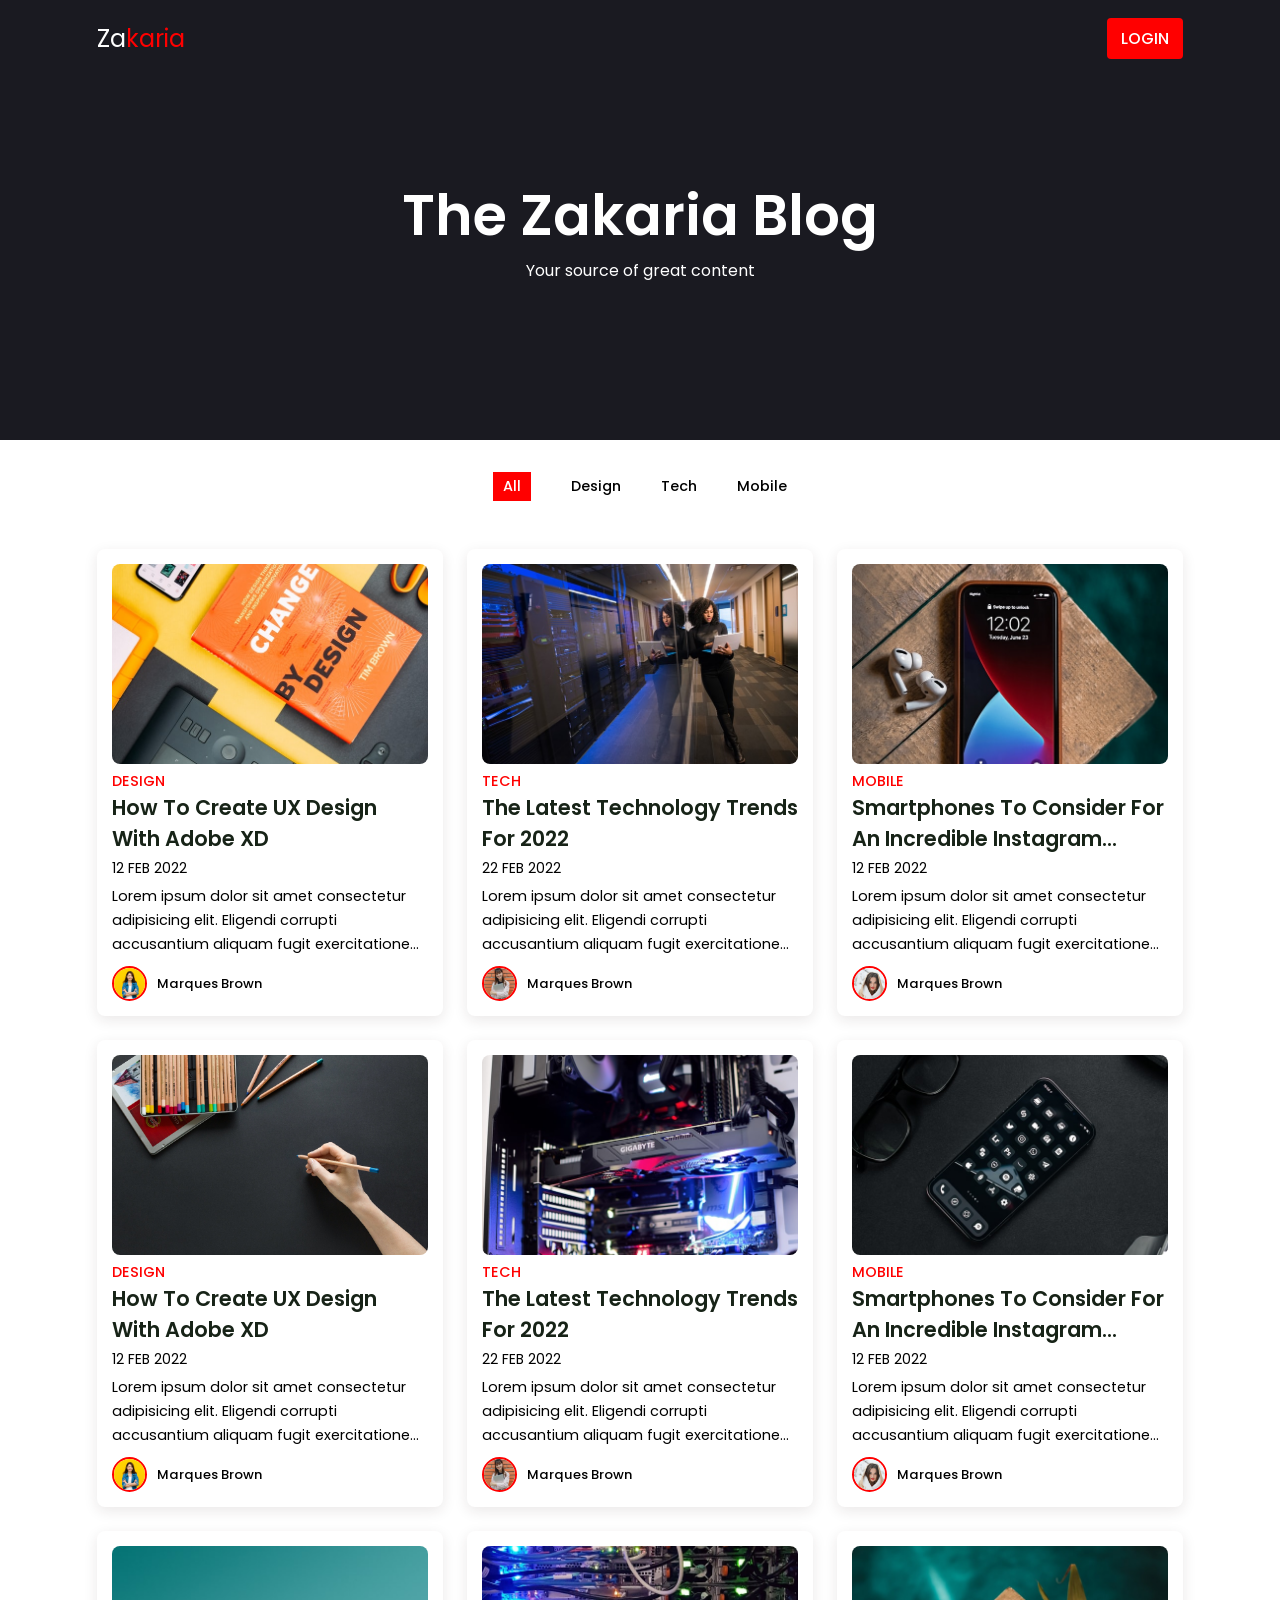
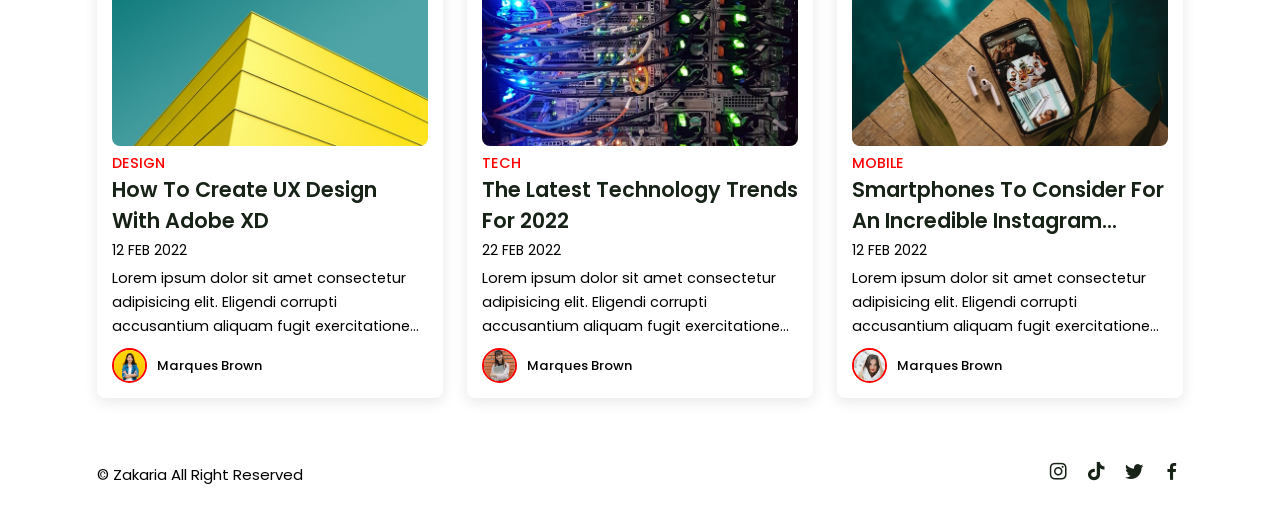
<file: Blog/index.html>
<!DOCTYPE html>
<html lang="en">
<head>
    <meta charset="UTF-8">
    <meta http-equiv="X-UA-Compatible" content="IE=edge">
    <meta name="viewport" content="width=device-width, initial-scale=1.0">
    <title>Responsive Blog Website</title>
    <!-- Bootstrap CSS and JS-->
    <script src="https://code.jquery.com/jquery-3.6.0.js" integrity="sha256-H+K7U5CnXl1h5ywQfKtSj8PCmoN9aaq30gDh27Xc0jk=" crossorigin="anonymous"></script>
    
    <link rel="stylesheet" href="css/styling.css">
    <link href='https://unpkg.com/boxicons@2.1.2/css/boxicons.min.css' rel='stylesheet'>
</head>
<body>
    <!-- Header -->
    <header>
        <!--Nav-->
        <div class="nav container">
            <!-- Logo -->
            <a href="index.html" class="logo">Za<span>karia</span></a>
            <!-- Login btn -->
            <a href="#" class="login">Login</a>
        </div>
    </header>
    <!-- Home -->
    <section class="home" id="home">
        <div class="home-text container">
            <h2 class="home-title">The Zakaria Blog</h2>
            <span class="home-subtitle">Your source of great content</span>
        </div>
    </section>
    <!-- Post filter -->
    <div class="post-filter container">
        <span class="filter-item active-filter" data-filter="all">All</span>
        <span class="filter-item" data-filter="design">Design</span>
        <span class="filter-item" data-filter="tech">Tech</span>
        <span class="filter-item" data-filter="mobile">Mobile</span>
    </div> 
    <!-- Posts -->
    <section class="post container">
        <!-- Post box 1 -->
        <div class="post-box design">
            <img src="img/post-1.jpg" alt="post imgage" class="post-img">
            <h2 class="category">Design</h2>
            <a href="post-page.html" class="post-title">
                How To Create UX Design With Adobe XD
            </a>
            <span class="post-date">12 Feb 2022</span>
            <p class="post-description">Lorem ipsum dolor sit amet consectetur adipisicing elit. Eligendi corrupti accusantium aliquam fugit exercitationem praesentium provident at libero. Sapiente eum deleniti debitis harum quidem? Autem.</p>
            <!-- Profile -->
            <div class="profile">
                <img src="img/profile-1.jpg" alt="profile imgage" class="profile-img">
                <span class="profile-name">Marques Brown</span>
            </div>
        </div>
        <!-- Post box 2 -->
        <div class="post-box tech">
            <img src="img/post-2.jpg" alt="post imgage" class="post-img">
            <h2 class="category">Tech</h2>
            <a href="post-page.html" class="post-title">
                The Latest Technology Trends For 2022
            </a>
            <span class="post-date">22 Feb 2022</span>
            <p class="post-description">Lorem ipsum dolor sit amet consectetur adipisicing elit. Eligendi corrupti accusantium aliquam fugit exercitationem praesentium provident at libero. Sapiente eum deleniti debitis harum quidem? Autem.</p>
            <!-- Profile -->
            <div class="profile">
                <img src="img/profile-2.jpg" alt="profile imgage" class="profile-img">
                <span class="profile-name">Marques Brown</span>
            </div>
        </div>
        <!-- Post box 3 -->
        <div class="post-box mobile">
            <img src="img/post-3.jpg" alt="post imgage" class="post-img">
            <h2 class="category">Mobile</h2>
            <a href="post-page.html" class="post-title">
                Smartphones To Consider For An Incredible Instagram Experience 
            </a>
            <span class="post-date">12 Feb 2022</span>
            <p class="post-description">Lorem ipsum dolor sit amet consectetur adipisicing elit. Eligendi corrupti accusantium aliquam fugit exercitationem praesentium provident at libero. Sapiente eum deleniti debitis harum quidem? Autem.</p>
            <!-- Profile -->
            <div class="profile">
                <img src="img/profile-3.jpg" alt="profile imgage" class="profile-img">
                <span class="profile-name">Marques Brown</span>
            </div>
        </div>
        <!-- Post box 4 -->
        <div class="post-box design">
            <img src="img/post-4.jpg" alt="post imgage" class="post-img">
            <h2 class="category">Design</h2>
            <a href="post-page.html" class="post-title">
                How To Create UX Design With Adobe XD
            </a>
            <span class="post-date">12 Feb 2022</span>
            <p class="post-description">Lorem ipsum dolor sit amet consectetur adipisicing elit. Eligendi corrupti accusantium aliquam fugit exercitationem praesentium provident at libero. Sapiente eum deleniti debitis harum quidem? Autem.</p>
            <!-- Profile -->
            <div class="profile">
                <img src="img/profile-1.jpg" alt="profile imgage" class="profile-img">
                <span class="profile-name">Marques Brown</span>
            </div>
        </div>
        <!-- Post box 5 -->
        <div class="post-box tech">
            <img src="img/post-5.jpg" alt="post imgage" class="post-img">
            <h2 class="category">Tech</h2>
            <a href="post-page.html" class="post-title">
                The Latest Technology Trends For 2022
            </a>
            <span class="post-date">22 Feb 2022</span>
            <p class="post-description">Lorem ipsum dolor sit amet consectetur adipisicing elit. Eligendi corrupti accusantium aliquam fugit exercitationem praesentium provident at libero. Sapiente eum deleniti debitis harum quidem? Autem.</p>
            <!-- Profile -->
            <div class="profile">
                <img src="img/profile-2.jpg" alt="profile imgage" class="profile-img">
                <span class="profile-name">Marques Brown</span>
            </div>
        </div>
        <!-- Post box 6 -->
        <div class="post-box mobile">
            <img src="img/post-6.jpg" alt="post imgage" class="post-img">
            <h2 class="category">Mobile</h2>
            <a href="post-page.html" class="post-title">
                Smartphones To Consider For An Incredible Instagram Experience 
            </a>
            <span class="post-date">12 Feb 2022</span>
            <p class="post-description">Lorem ipsum dolor sit amet consectetur adipisicing elit. Eligendi corrupti accusantium aliquam fugit exercitationem praesentium provident at libero. Sapiente eum deleniti debitis harum quidem? Autem.</p>
            <!-- Profile -->
            <div class="profile">
                <img src="img/profile-3.jpg" alt="profile imgage" class="profile-img">
                <span class="profile-name">Marques Brown</span>
            </div>
        </div>
        <!-- Post box 7 -->
        <div class="post-box design">
            <img src="img/post-7.jpg" alt="post imgage" class="post-img">
            <h2 class="category">Design</h2>
            <a href="post-page.html" class="post-title">
                How To Create UX Design With Adobe XD
            </a>
            <span class="post-date">12 Feb 2022</span>
            <p class="post-description">Lorem ipsum dolor sit amet consectetur adipisicing elit. Eligendi corrupti accusantium aliquam fugit exercitationem praesentium provident at libero. Sapiente eum deleniti debitis harum quidem? Autem.</p>
            <!-- Profile -->
            <div class="profile">
                <img src="img/profile-1.jpg" alt="profile imgage" class="profile-img">
                <span class="profile-name">Marques Brown</span>
            </div>
        </div>
        <!-- Post box 8 -->
        <div class="post-box tech">
            <img src="img/post-8.jpg" alt="post imgage" class="post-img">
            <h2 class="category">Tech</h2>
            <a href="post-page.html" class="post-title">
                The Latest Technology Trends For 2022
            </a>
            <span class="post-date">22 Feb 2022</span>
            <p class="post-description">Lorem ipsum dolor sit amet consectetur adipisicing elit. Eligendi corrupti accusantium aliquam fugit exercitationem praesentium provident at libero. Sapiente eum deleniti debitis harum quidem? Autem.</p>
            <!-- Profile -->
            <div class="profile">
                <img src="img/profile-2.jpg" alt="profile imgage" class="profile-img">
                <span class="profile-name">Marques Brown</span>
            </div>
        </div>
        <!-- Post box 9 -->
        <div class="post-box mobile">
            <img src="img/post-9.jpg" alt="post imgage" class="post-img">
            <h2 class="category">Mobile</h2>
            <a href="post-page.html" class="post-title">
                Smartphones To Consider For An Incredible Instagram Experience 
            </a>
            <span class="post-date">12 Feb 2022</span>
            <p class="post-description">Lorem ipsum dolor sit amet consectetur adipisicing elit. Eligendi corrupti accusantium aliquam fugit exercitationem praesentium provident at libero. Sapiente eum deleniti debitis harum quidem? Autem.</p>
            <!-- Profile -->
            <div class="profile">
                <img src="img/profile-3.jpg" alt="profile imgage" class="profile-img">
                <span class="profile-name">Marques Brown</span>
            </div>
        </div>
    </section>


    <div class="footer container">
        <p> &#169; Zakaria All Right Reserved</p>
        <div class="social">
            <a href=""><i class='bx bxl-instagram'></i></a>
            <a href=""><i class='bx bxl-tiktok'></i></a>
            <a href=""><i class='bx bxl-twitter'></i></a>
            <a href=""><i class='bx bxl-facebook' ></i></a>
        </div>
    </div>
    <script src="script.js"></script>
</body>
</html>
</file>
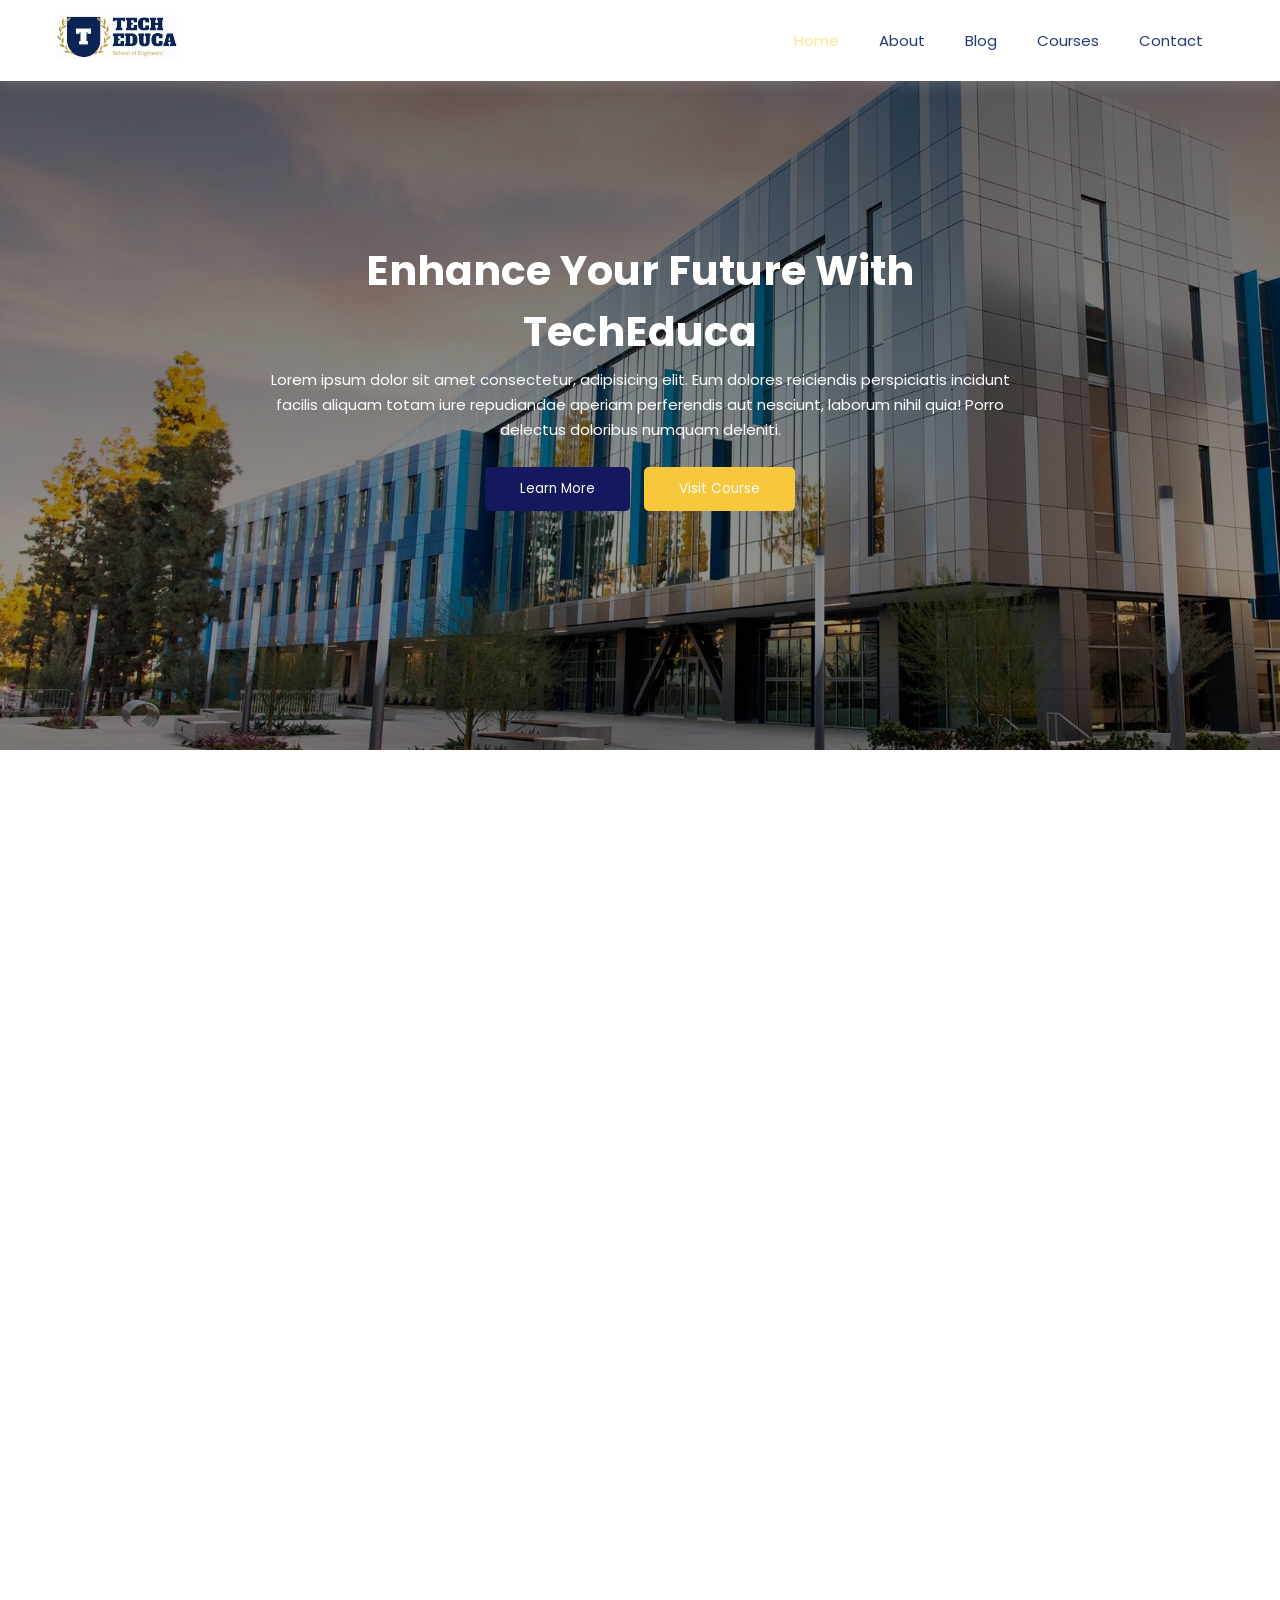
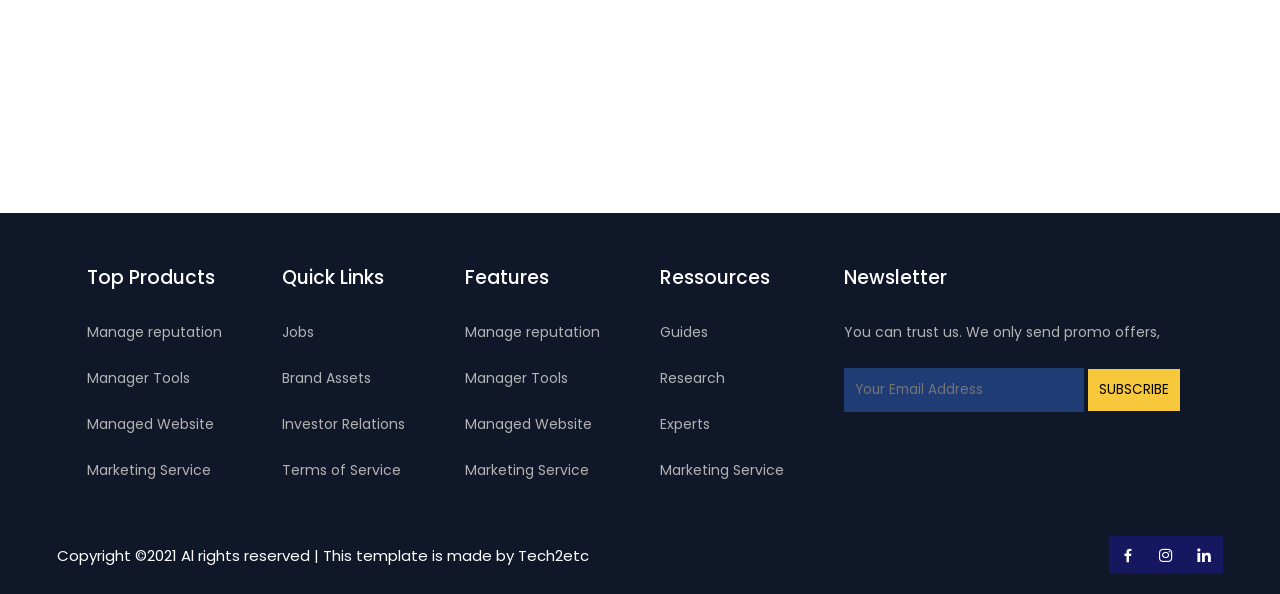
<file: Multipage_Education_School_Website/index.html>
<!DOCTYPE html>
<html lang="en">
<head>
    <meta charset="UTF-8">
    <meta http-equiv="X-UA-Compatible" content="IE=edge">
    <meta name="viewport" content="width=device-width, initial-scale=1.0">
    <title>Tech Educa School</title>
    <link rel="icon" href="images/logo.svg" sizes="32x32" type="image/png">   
    <link href='https://unpkg.com/boxicons@2.1.2/css/boxicons.min.css' rel='stylesheet'>
    <link rel="stylesheet" href="https://unpkg.com/aos@next/dist/aos.css"/>
    <link rel="stylesheet" href="https://cdnjs.cloudflare.com/ajax/libs/font-awesome/6.1.1/css/all.min.css" integrity="sha512-KfkfwYDsLkIlwQp6LFnl8zNdLGxu9YAA1QvwINks4PhcElQSvqcyVLLD9aMhXd13uQjoXtEKNosOWaZqXgel0g==" crossorigin="anonymous" referrerpolicy="no-referrer" />    <link rel="stylesheet" href="style.css">
    <link rel="stylesheet" href="courses.css">
</head>
<body>
    <header>
        <div class="container">
            <div class="nav">
                <a href="index.html" class="logo">
                    <img src="images/logo.svg" alt="logo">
                </a>
                <ul class="list">
                    <li><a href="index.html" class="active nav-link">Home</a></li>
                    <li><a href="about.html" class="nav-link">About</a></li>
                    <li><a href="blog.html" class="nav-link">Blog</a></li>
                    <li><a href="courses.html" class="nav-link">Courses</a></li>
                    <li><a href="contact.html" class="nav-link">Contact</a></li>
                    <button type="button">Join for free</button>
                </ul>
                <!-- Menu icon -->
                <div class="menu-icon">
                    <div class="line1"></div>
                    <div class="line2"></div>
                    <div class="line3"></div>
                </div>
            </div>
        </div>
    </header>

    <section id="home" >
        <div class="home-text">
            <h1 class="home-title" data-aos="fade-up">Enhance your future with TechEduca</h1>
            <p data-aos="fade-up">Lorem ipsum dolor sit amet consectetur, adipisicing elit. Eum dolores reiciendis perspiciatis incidunt facilis aliquam totam iure repudiandae aperiam perferendis aut nesciunt, laborum nihil quia! Porro delectus doloribus numquam deleniti.</p>
            <button class="learn" type="button" data-aos="fade-up">Learn More</button>
            <button class="visit" type="button" data-aos="fade-up">Visit Course</button>
        </div>

    </section>

    <section id="features" data-aos="fade-up">
        <div class="container">
            <div class="title">
                <h1>Awesome Feature</h1>
                <p>Replinish man have thing gathering lights yielding shall you</p>
            </div>
            <div class="features">
                <div class="feature">
                    <i class='bx bxs-graduation'></i>
                    <h3>Scholarship Facility</h3>
                    <p>One make creepth, man bearing their firmament won't great heaven</p>
                </div>
                <div class="feature">
                    <i class='bx bxs-certification'></i>
                    <h3>Sell Online Course</h3>
                    <p>One make creepth, man bearing their firmament won't great heaven</p>
                </div>
                <div class="feature">
                    <i class='bx bxs-medal' ></i>
                    <h3>Golbal Certification</h3>
                    <p>One make creepth, man bearing their firmament won't great heaven</p>
                </div>
            </div>
        </div>
    </section>

    <section id="course" data-aos="fade-up">
        <div class="container">
            <div class="title">
                <h1>Our Popular Course</h1>
                <p>Replinish man have thing gathering lights yielding shall you</p>
            </div>
            <div class="course-box">
                <div class="course">
                    <img src="images/c1.jpg" alt="course-img">
                    <div class="details">
                        <span>Updated 21/3/22</span>
                        <h6>Javascript Beginner Course</h6>
                        <div class="star">
                            <i class='bx bxs-star'></i>
                            <i class='bx bxs-star'></i>
                            <i class='bx bxs-star'></i>
                            <i class='bx bxs-star'></i>
                            <i class='bx bx-star' ></i>
                            <span>(239)</span>
                        </div>
                    </div>
                    <div class="cost">$49.99</div>
                </div>
                <div class="course">
                    <img src="images/c2.jpg" alt="course-img">
                    <div class="details">
                        <span>Updated 21/3/22</span>
                        <h6>HTML & CSS Beginner Course</h6>
                        <div class="star">
                            <i class='bx bxs-star'></i>
                            <i class='bx bxs-star'></i>
                            <i class='bx bxs-star'></i>
                            <i class='bx bxs-star'></i>
                            <i class='bx bx-star' ></i>
                            <span>(239)</span>
                        </div>
                    </div>
                    <div class="cost">$49.99</div>
                </div>
                <div class="course">
                    <img src="images/c3.jpg" alt="course-img">
                    <div class="details">
                        <span>Updated 21/3/22</span>
                        <h6>Python Beginner Course</h6>
                        <div class="star">
                            <i class='bx bxs-star'></i>
                            <i class='bx bxs-star'></i>
                            <i class='bx bxs-star'></i>
                            <i class='bx bxs-star'></i>
                            <i class='bx bx-star' ></i>
                            <span>(239)</span>
                        </div>
                    </div>
                    <div class="cost">$49.99</div>
                </div>
                <div class="course">
                    <img src="images/c4.jpg" alt="course-img">
                    <div class="details">
                        <span>Updated 21/3/22</span>
                        <h6>Javascript Beginner Course</h6>
                        <div class="star">
                            <i class='bx bxs-star'></i>
                            <i class='bx bxs-star'></i>
                            <i class='bx bxs-star'></i>
                            <i class='bx bxs-star'></i>
                            <i class='bx bx-star' ></i>
                            <span>(239)</span>
                        </div>
                    </div>
                    <div class="cost">$49.99</div>
                </div>
                <div class="course">
                    <img src="images/c5.jpg" alt="course-img">
                    <div class="details">
                        <span>Updated 21/3/22</span>
                        <h6>Javascript Beginner Course</h6>
                        <div class="star">
                            <i class='bx bxs-star'></i>
                            <i class='bx bxs-star'></i>
                            <i class='bx bxs-star'></i>
                            <i class='bx bxs-star'></i>
                            <i class='bx bx-star' ></i>
                            <span>(239)</span>
                        </div>
                    </div>
                    <div class="cost">$49.99</div>
                </div>
                <div class="course">
                    <img src="images/c6.jpg" alt="course-img">
                    <div class="details">
                        <span>Updated 21/3/22</span>
                        <h6>Javascript Beginner Course</h6>
                        <div class="star">
                            <i class='bx bxs-star'></i>
                            <i class='bx bxs-star'></i>
                            <i class='bx bxs-star'></i>
                            <i class='bx bxs-star'></i>
                            <i class='bx bx-star' ></i>
                            <span>(239)</span>
                        </div>
                    </div>
                    <div class="cost">$49.99</div>
                </div>
            </div>
        </div>
    </section>

    <!-- Registerations -->
    <section id="registeration" data-aos="fade-up">
        <div class="reminder">
            <div class="left">
                <p>Get 100 Online Course for Free</p>
                <h1>Register To Get It</h1>
                <div class="time">
                    <div class="date">
                        18 <br>Days
                    </div>
                    <div class="date">
                        23 <br>hours
                    </div>
                    <div class="date">
                        06 <br>Mins
                    </div>
                    <div class="date">
                        58 <br>Secs
                    </div>
                </div>
            </div>
            <div class="form">
                <h3>Create Free Account NOW!</h3>
                <input placeholder="Name" type="text" name="name" id="name">
                <input placeholder="Email Address" type="email" name="email" id="email">
                <input placeholder="Phone Number" type="number" name="number" id="number">
                <button type="button">Visit Courses</button>
            </div>
        </div>
    </section>

    <section id="profile" data-aos="fade-up">
        <div class="container">
            <div class="title">
                <h1>Coummunity Experts</h1>
                <p>Replinish man have thing gathering lights yielding shall you</p>
            </div>
            <div class="profiles">
                <div class="profile" data-aos="fade-up" >
                    <img src="images/pro1.webp" alt="">
                <h5>Ema Irnik</h5>
                <p>Python & Algorithm Expert</p>
                <div class="social-pro">
                    <i class='bx bxl-facebook'></i>
                    <i class="bx bxl-instagram"></i>
                    <i class='bx bxl-linkedin'></i>
                </div>
                </div>
                <div class="profile" data-aos="fade-up">
                    <img src="images/pro2.webp" alt="">
                <h5>Jason</h5>
                <p>Data Analysis Expert</p>
                <div class="social-pro">
                    <i class='bx bxl-facebook'></i>
                    <i class="bx bxl-instagram"></i>
                    <i class='bx bxl-linkedin'></i>
                </div>
                </div>
                <div class="profile" data-aos="fade-up">
                    <img src="images/pro3.webp" alt="">
                <h5>Maalik</h5>
                <p>Full Stack Developer</p>
                <div class="social-pro">
                    <i class='bx bxl-facebook'></i>
                    <i class="bx bxl-instagram"></i>
                    <i class='bx bxl-linkedin'></i>
                </div>
                </div>
                <div class="profile" data-aos="fade-up">
                    <img src="images/pro4.webp" alt="">
                    <h5>Jennifer</h5>
                    <p>Design Expert</p>
                    <div class="social-pro">
                        <i class='bx bxl-facebook'></i>
                        <i class="bx bxl-instagram"></i>
                        <i class='bx bxl-linkedin'></i>
                    </div>
                </div>
            </div>
        </div>
    </section>


    <footer>
        <div class="container">
            <div class="footer-desc">
                <div class="description">
                    <div class="desc">
                        <h4>Top Products</h4>
                        <p>Manage reputation</p>
                        <p>Manager Tools</p>
                        <p>Managed Website</p>
                        <p>Marketing Service</p>
                    </div>
                    <div class="desc">
                        <h4>Quick Links</h4>
                        <p>Jobs</p>
                        <p>Brand Assets</p>
                        <p>Investor Relations</p>
                        <p>Terms of Service</p>
                    </div>
                    <div class="desc">
                        <h4>Features</h4>
                        <p>Manage reputation</p>
                        <p>Manager Tools</p>
                        <p>Managed Website</p>
                        <p>Marketing Service</p>
                    </div>
                    <div class="desc">
                        <h4>Ressources</h4>
                        <p>Guides</p>
                        <p>Research</p>
                        <p>Experts</p>
                        <p>Marketing Service</p>
                    </div>
                    <div class="desc last">
                        <h4>Newsletter</h4>
                        <p>You can trust us. We only send promo offers,</p>
                        <input type="email" name="email" id="emails" placeholder="Your Email Address">
                        <input type="submit" value="SUBSCRIBE" id="">
                    </div>
                </div>
            </div>
            <div class="footer-desc">
                <div class="copyright">
                    Copyright &copy;2021 Al rights reserved | This template is made by Tech2etc
                </div>
                <div class="social-pro">
                    <i class='bx bxl-facebook'></i>
                    <i class="bx bxl-instagram"></i>
                    <i class='bx bxl-linkedin'></i>
                </div>
            </div>
        </div>
    </footer>
    <script src="https://unpkg.com/aos@next/dist/aos.js"></script>
    <script>
      AOS.init({
        offset: 100,
        duration: 1000
      });
    </script>
    <script src="script.js"></script>
</body>
</html>
</file>
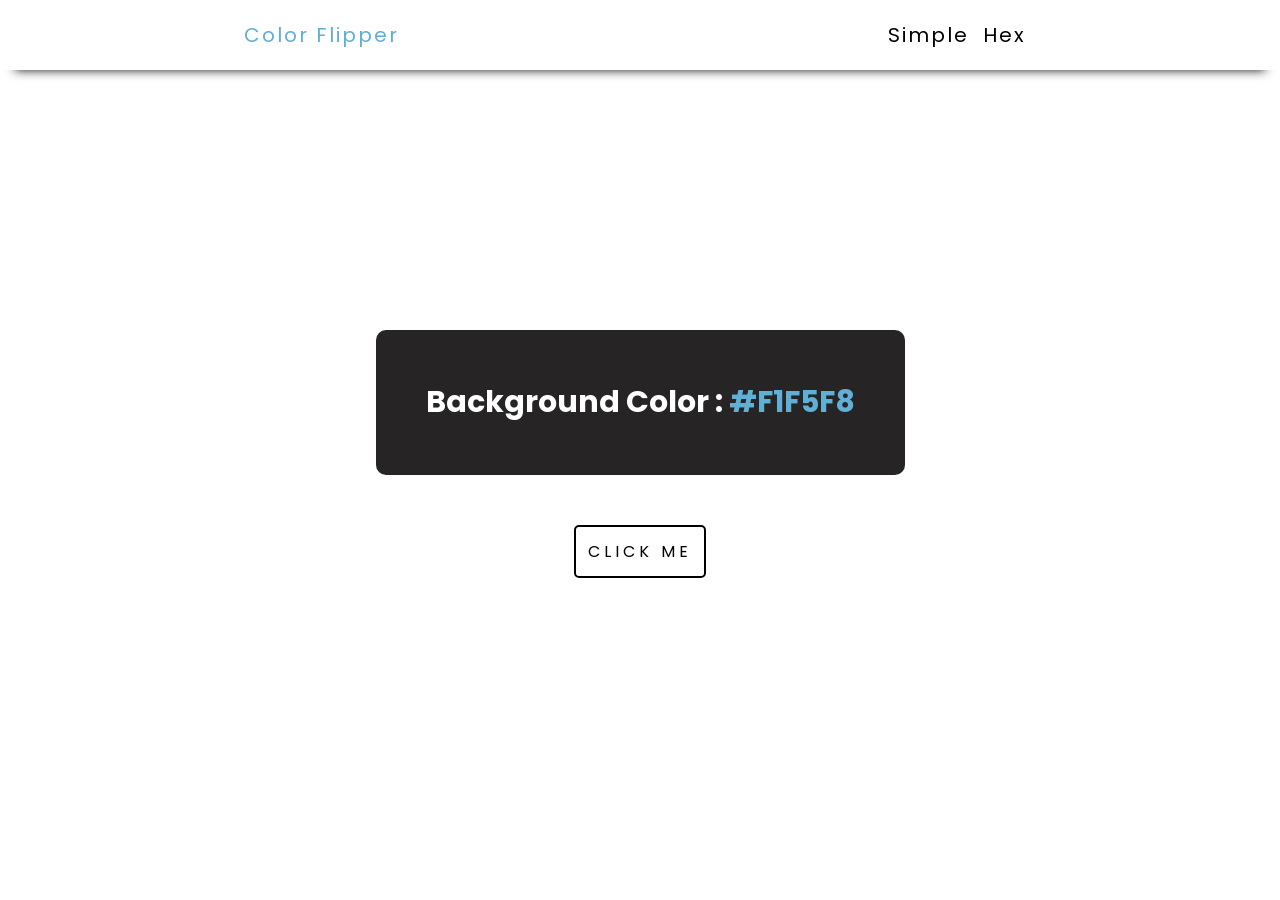
<file: JS_Projects/Color_Flipper/index.html>
<!DOCTYPE html>
<html lang="en">
<head>
    <meta charset="UTF-8">
    <meta http-equiv="X-UA-Compatible" content="IE=edge">
    <meta name="viewport" content="width=device-width, initial-scale=1.0">
    <title>Color Flipper</title>
    <link rel="stylesheet" href="style.css">
</head>
<body>
    <nav>
        <div class="nav-center">
            <h4>Color Flipper</h4>
            <ul>
                <li><a href="index.html">Simple</a></li>
                <li><a onclick="changeColors(276)">Hex</a></li>
            </ul>
        </div>
    </nav>
    <main>
        <div class="container">
            <h2>Background Color  : <span class="color">#F1F5F8</span></h2> 
            <button class="btn btn-hero" id="btn" onclick="changeColors(276)">Click me</button>
        </div>
    </main>
    <script src="main.js"></script>
</body>
</html>
</file>
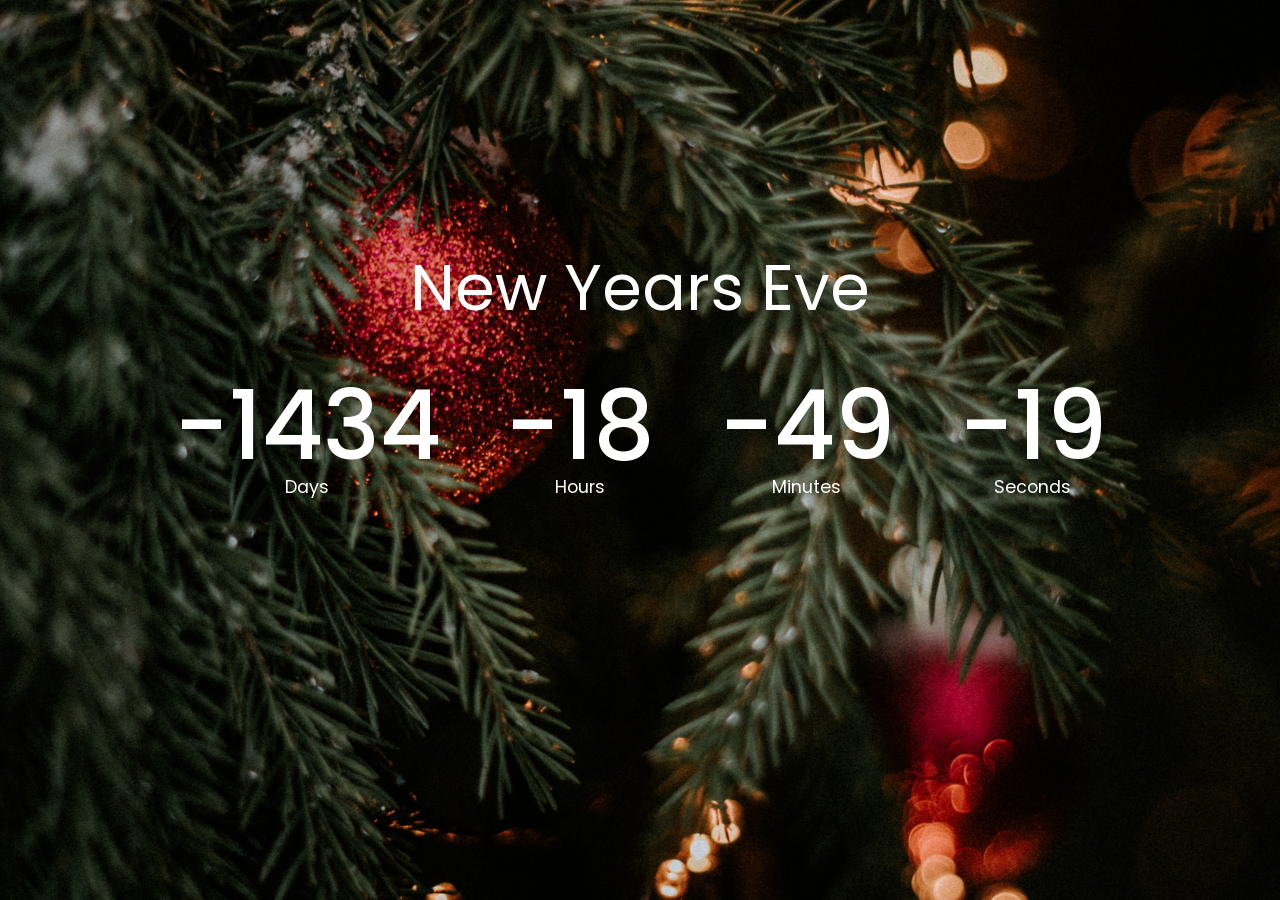
<file: JS_Projects/countDownTimer/index.html>
<!DOCTYPE html>
<html lang="en">
<head>
    <meta charset="UTF-8">
    <meta http-equiv="X-UA-Compatible" content="IE=edge">
    <meta name="viewport" content="width=device-width, initial-scale=1.0">
    <title>Color Flipper</title>
    <link rel="stylesheet" href="style.css">
</head>
<body>
    <h1>New Years Eve</h1>
    <div class="countdown-container">
        <div class="days-c countdown-el">
            <p class="big-text" id="days">0</p>
            <span>Days</span>
        </div>
        <div class="hours-c countdown-el">
            <p class="big-text" id="hours">0</p>
            <span>Hours</span>
        </div>
        <div class="minutes-c countdown-el">
            <p class="big-text" id="minutes">0</p>
            <span>Minutes</span>
        </div>
        <div class="seconds-c countdown-el">
            <p class="big-text" id="seconds">0</p>
            <span>Seconds</span>
        </div>
    </div>
    <script src="main.js"></script>
</body>
</html>
</file>
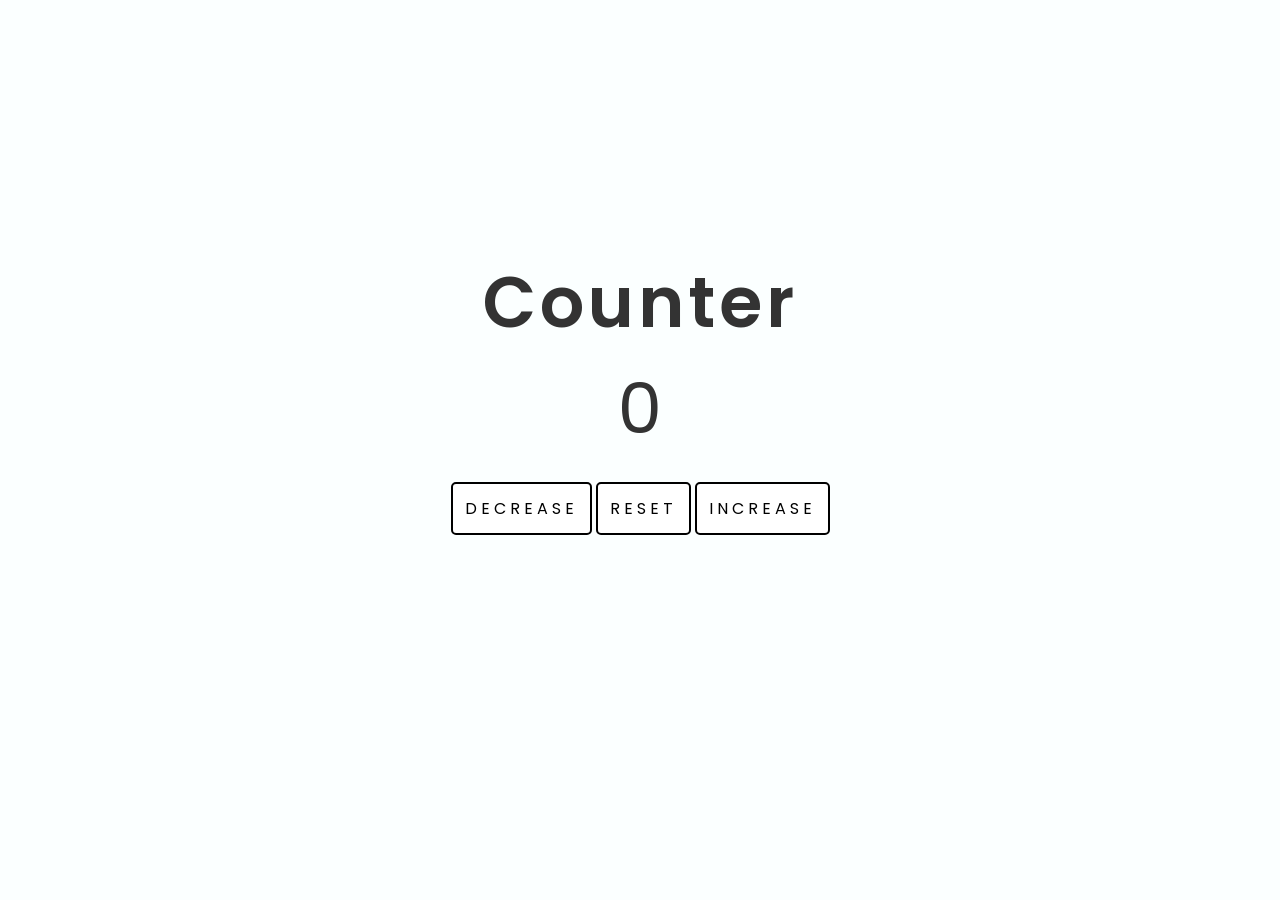
<file: JS_Projects/Counter/index.html>
<!DOCTYPE html>
<html lang="en">
<head>
    <meta charset="UTF-8">
    <meta http-equiv="X-UA-Compatible" content="IE=edge">
    <meta name="viewport" content="width=device-width, initial-scale=1.0">
    <title>Color Flipper</title>
    <link rel="stylesheet" href="style.css">
</head>
<body>
    <div class="container">
     <h3>Counter</h3>
    <div class="number">0</div>
    <div class="buttons">
        <button onclick="decrease()" class="decrease">Decrease</button>
        <button onclick="reset()" class="reset">Reset</button>
        <button onclick="increase()" class="increase">Increase</button>
    </div>
    </div>
    <script src="main.js"></script>
</body>
</html>
</file>
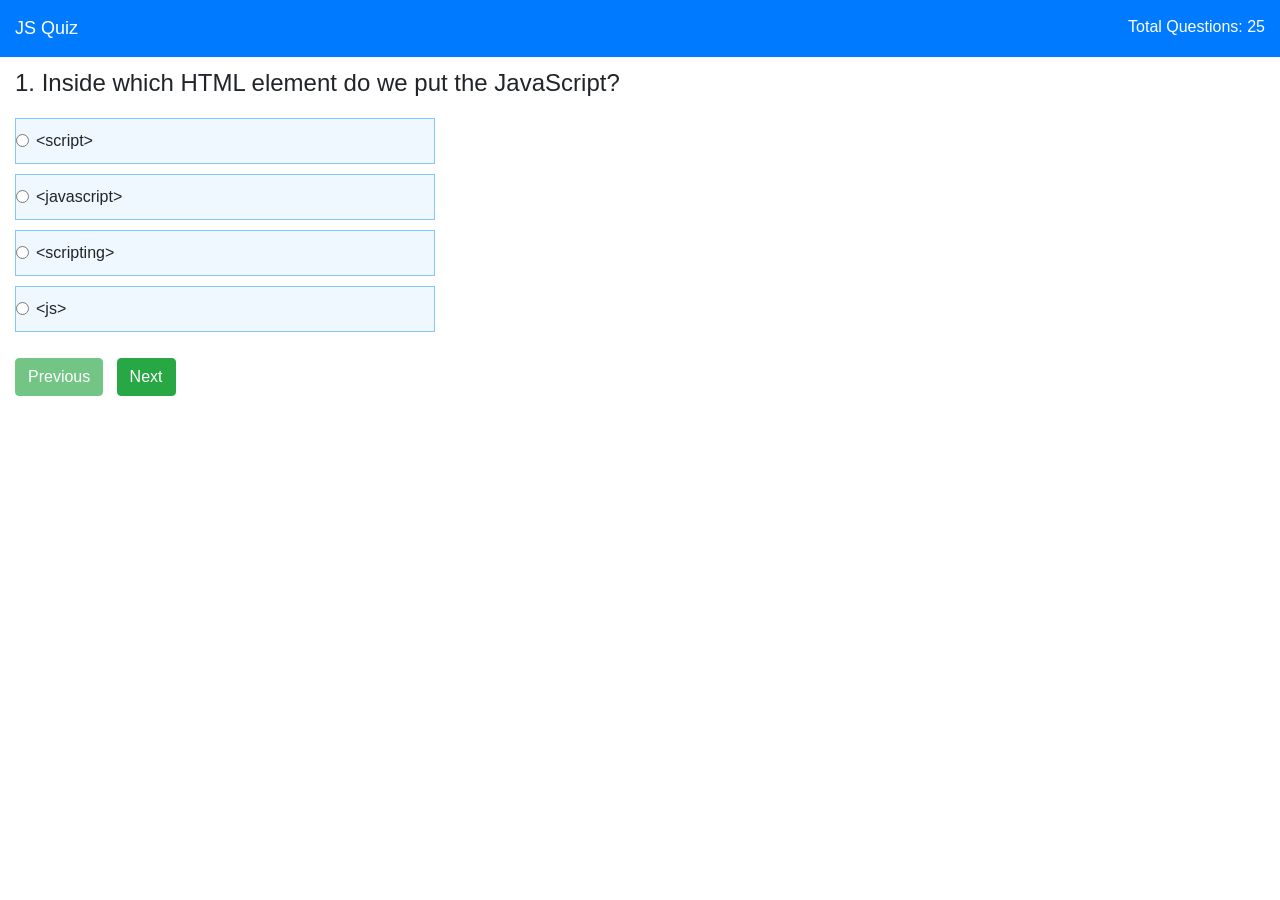
<file: JS_Projects/new_Quiz_App/index.html>
<!DOCTYPE html>
<html lang="en">
<head>
<meta charset="UTF-8">
<meta http-equiv="X-UA-Compatible" content="IE=edge">
<meta name="viewport" content="width=device-width, initial-scale=1.0">
<title>Javascript Quiz</title>
<link rel="stylesheet" href="style.css">
<link rel="stylesheet" href="https://cdnjs.cloudflare.com/ajax/libs/font-awesome/4.7.0/css/font-awesome.css">
<link rel="stylesheet" href="https://cdnjs.cloudflare.com/ajax/libs/twitter-bootstrap/4.0.0-alpha.6/css/bootstrap.min.css">
</head>
<body>
<header class="header bg-primary">
<div class="left-title">JS Quiz</div>
<div class="right-title">Total Questions: <span id="tque"></span></div>
<div class="clearfix"></div>
</header>
<div class="content">
<div class="container-fluid">
<div class="row">
<div class="col-sm-12">
<div id="result" class="quiz-body">
<form name="quizForm" onSubmit="">
<fieldset class="form-group">
<h4><span id="qid">1.</span> <span id="question"></span></h4>
<div class="option-block-container" id="question-options">
</div> <!-- End of option block -->
</fieldset>
<button name="previous" id="previous" class="btn btn-success">Previous</button>
&nbsp;
<button name="next" id="next" class="btn btn-success">Next</button>
</form>
</div>
</div> <!-- End of col-sm-12 -->
</div> <!-- End of row -->
</div> <!-- ENd of container fluid -->
</div> <!-- End of content -->
<script src="https://cdnjs.cloudflare.com/ajax/libs/jquery/3.1.1/jquery.min.js"></script>
<script src="https://cdnjs.cloudflare.com/ajax/libs/twitter-bootstrap/4.0.0-alpha.6/js/bootstrap.min.js"></script>
<script src="main.js"></script>
</body>
</html>
</file>
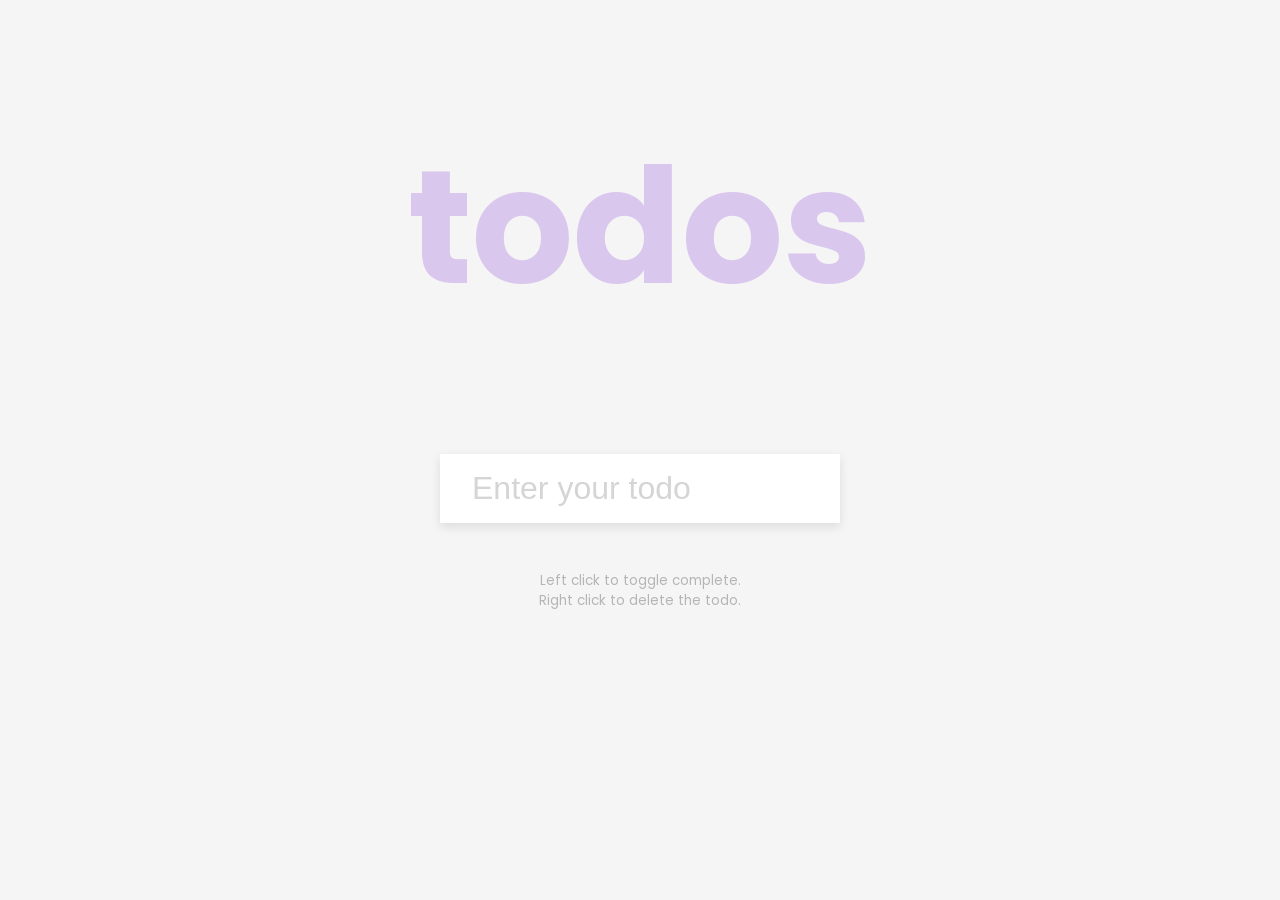
<file: JS_Projects/To_Do_App/index.html>
<!DOCTYPE html>
<html lang="en">
    <head>
        <meta charset="UTF-8" />
        <meta name="viewport" content="width=device-width, initial-scale=1.0" />
        <title>ToDo App</title>
        <link rel="stylesheet" href="style.css" />
    </head>
    <body>
        <h1>todos</h1>
        <form id="form">
            <input
                type="text"
                id="input"
                class="input"
                placeholder="Enter your todo"
                autocomplete="off"
            />
            <ul class="todos" id="todos"></ul>
        </form>
        <small
            >Left click to toggle complete. <br />Right click to delete the
            todo.</small
        >
        <script src="script.js" defer></script>
    </body>
</html>
</file>
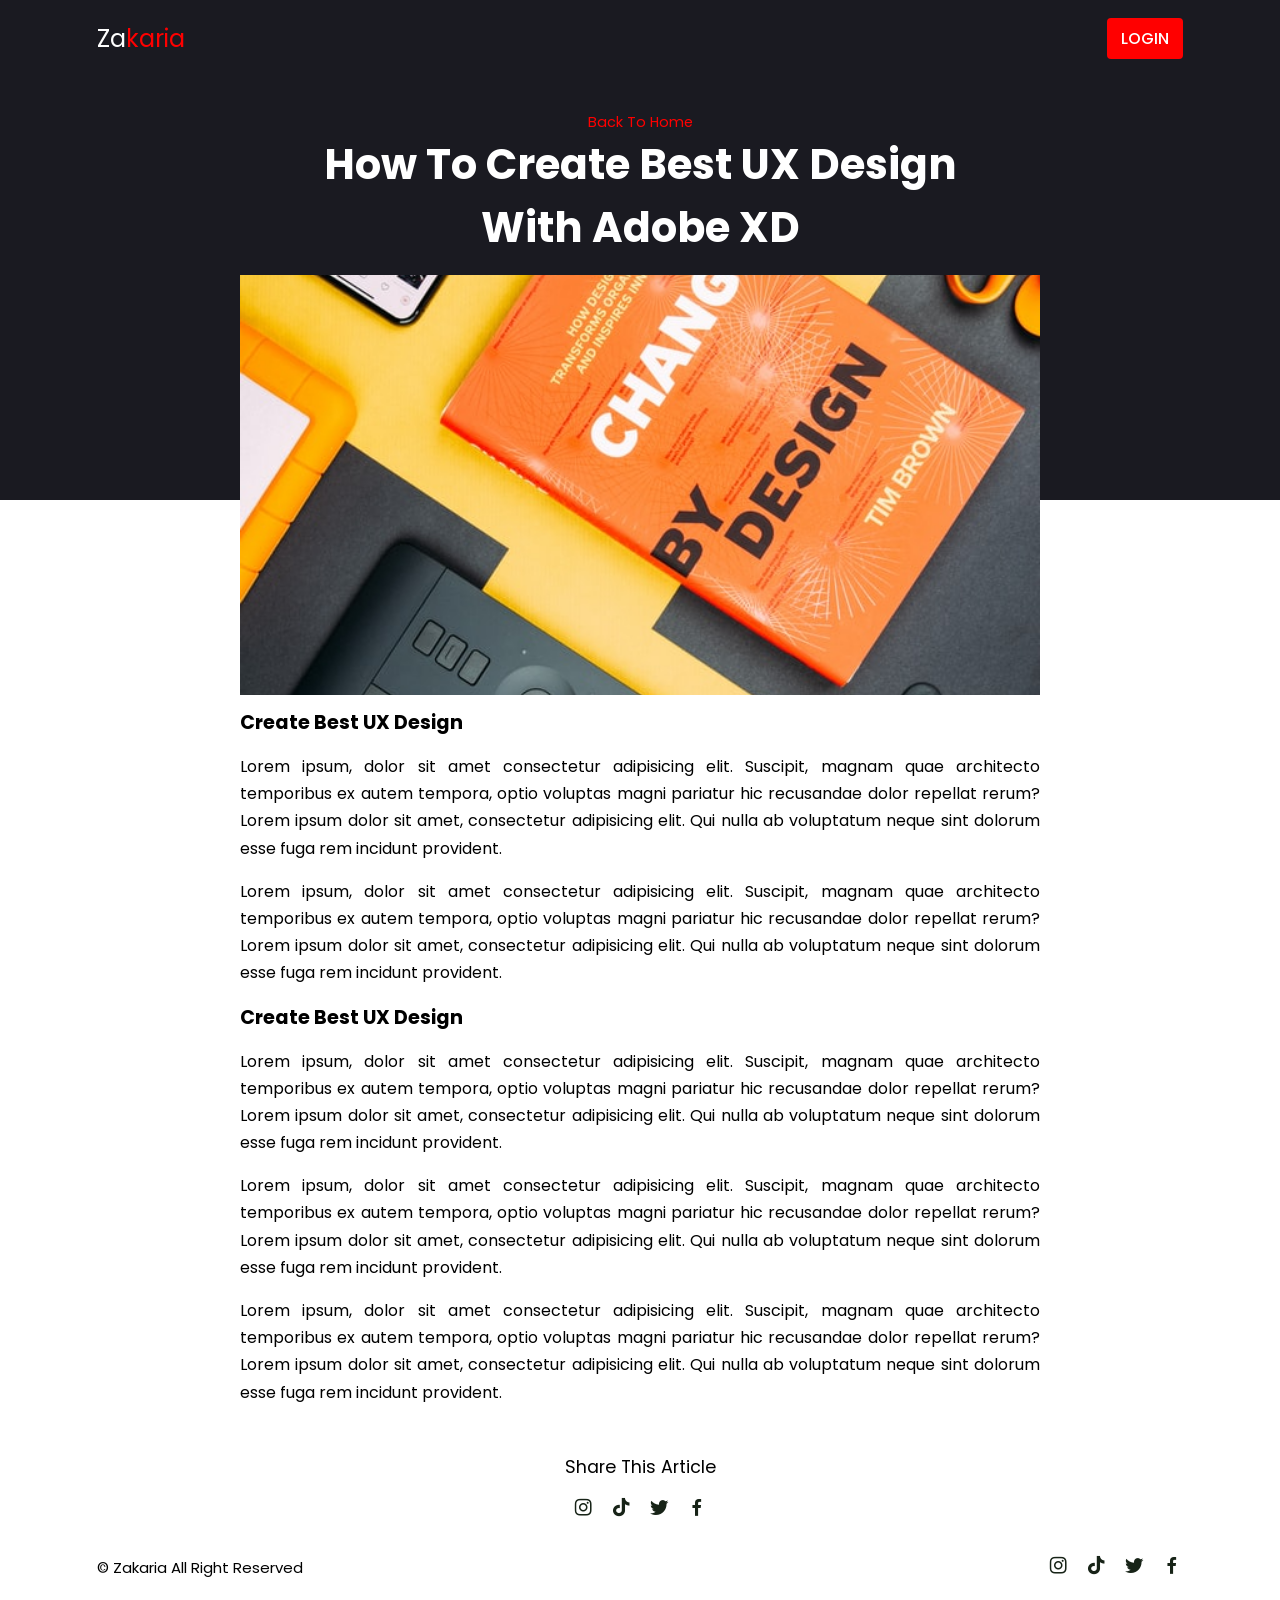
<file: Blog/post-page.html>
<!DOCTYPE html>
<html lang="en">
<head>
    <meta charset="UTF-8">
    <meta http-equiv="X-UA-Compatible" content="IE=edge">
    <meta name="viewport" content="width=device-width, initial-scale=1.0">
    <title>Post Page</title>
    <!-- Bootstrap CSS and JS-->
    <script src="https://code.jquery.com/jquery-3.6.0.js" integrity="sha156-H+K7U5CnXl1h5ywQfKtSj8PCmoN9aaq30gDh27Xc0jk=" crossorigin="anonymous"></script>
    
    <link rel="stylesheet" href="css/styling.css">
    <link href='https://unpkg.com/boxicons@2.1.2/css/boxicons.min.css' rel='stylesheet'>
</head>
<body>
    <!-- Header -->
    <header>
        <!--Nav-->
        <div class="nav container">
            <!-- Logo -->
            <a href="index.html" class="logo">Za<span>karia</span></a>
            <!-- Login btn -->
            <a href="#" class="login">Login</a>
        </div>
    </header>
    <!-- Post content -->
    <section class="post-header">
        <div class="header-content post-container">
            <!-- Back to home -->
            <a href="index.html" class="back-home">Back To Home</a>
            <!-- Title -->
            <h1 class="header-title">
                How To Create Best UX Design With Adobe XD
            </h1>
            <img src="img/post-1.jpg" alt="header image" class="header-img">
        </div>
    </section>
    <!-- Posts -->
    <section class="post-content post-container">
        <h2 class="sub-heading">
            Create Best UX Design
        </h2>
        <p class="post-text">Lorem ipsum, dolor sit amet consectetur adipisicing elit. Suscipit, magnam quae architecto temporibus ex autem tempora, optio voluptas magni pariatur hic recusandae dolor repellat rerum? Lorem ipsum dolor sit amet, consectetur adipisicing elit. Qui nulla ab voluptatum neque sint dolorum esse fuga rem incidunt provident.</p>
        <p class="post-text">Lorem ipsum, dolor sit amet consectetur adipisicing elit. Suscipit, magnam quae architecto temporibus ex autem tempora, optio voluptas magni pariatur hic recusandae dolor repellat rerum? Lorem ipsum dolor sit amet, consectetur adipisicing elit. Qui nulla ab voluptatum neque sint dolorum esse fuga rem incidunt provident.</p>
        <h2 class="sub-heading">
            Create Best UX Design
        </h2>
        <p class="post-text">Lorem ipsum, dolor sit amet consectetur adipisicing elit. Suscipit, magnam quae architecto temporibus ex autem tempora, optio voluptas magni pariatur hic recusandae dolor repellat rerum? Lorem ipsum dolor sit amet, consectetur adipisicing elit. Qui nulla ab voluptatum neque sint dolorum esse fuga rem incidunt provident.</p>
        <p class="post-text">Lorem ipsum, dolor sit amet consectetur adipisicing elit. Suscipit, magnam quae architecto temporibus ex autem tempora, optio voluptas magni pariatur hic recusandae dolor repellat rerum? Lorem ipsum dolor sit amet, consectetur adipisicing elit. Qui nulla ab voluptatum neque sint dolorum esse fuga rem incidunt provident.</p>
        <p class="post-text">Lorem ipsum, dolor sit amet consectetur adipisicing elit. Suscipit, magnam quae architecto temporibus ex autem tempora, optio voluptas magni pariatur hic recusandae dolor repellat rerum? Lorem ipsum dolor sit amet, consectetur adipisicing elit. Qui nulla ab voluptatum neque sint dolorum esse fuga rem incidunt provident.</p>
    </section>
    <!-- Share -->
    <div class="share post-container">
        <span class="share-title">
            Share This Article
        </span>
        <div class="social">
            <a href=""><i class='bx bxl-instagram'></i></a>
            <a href=""><i class='bx bxl-tiktok'></i></a>
            <a href=""><i class='bx bxl-twitter'></i></a>
            <a href=""><i class='bx bxl-facebook' ></i></a>
        </div>
    </div>

    <div class="footer container">
        <p> &#169; Zakaria All Right Reserved</p>
        <div class="social">
            <a href=""><i class='bx bxl-instagram'></i></a>
            <a href=""><i class='bx bxl-tiktok'></i></a>
            <a href=""><i class='bx bxl-twitter'></i></a>
            <a href=""><i class='bx bxl-facebook' ></i></a>
        </div>
    </div>
    <script src="script.js"></script>
</body>
</html>
</file>
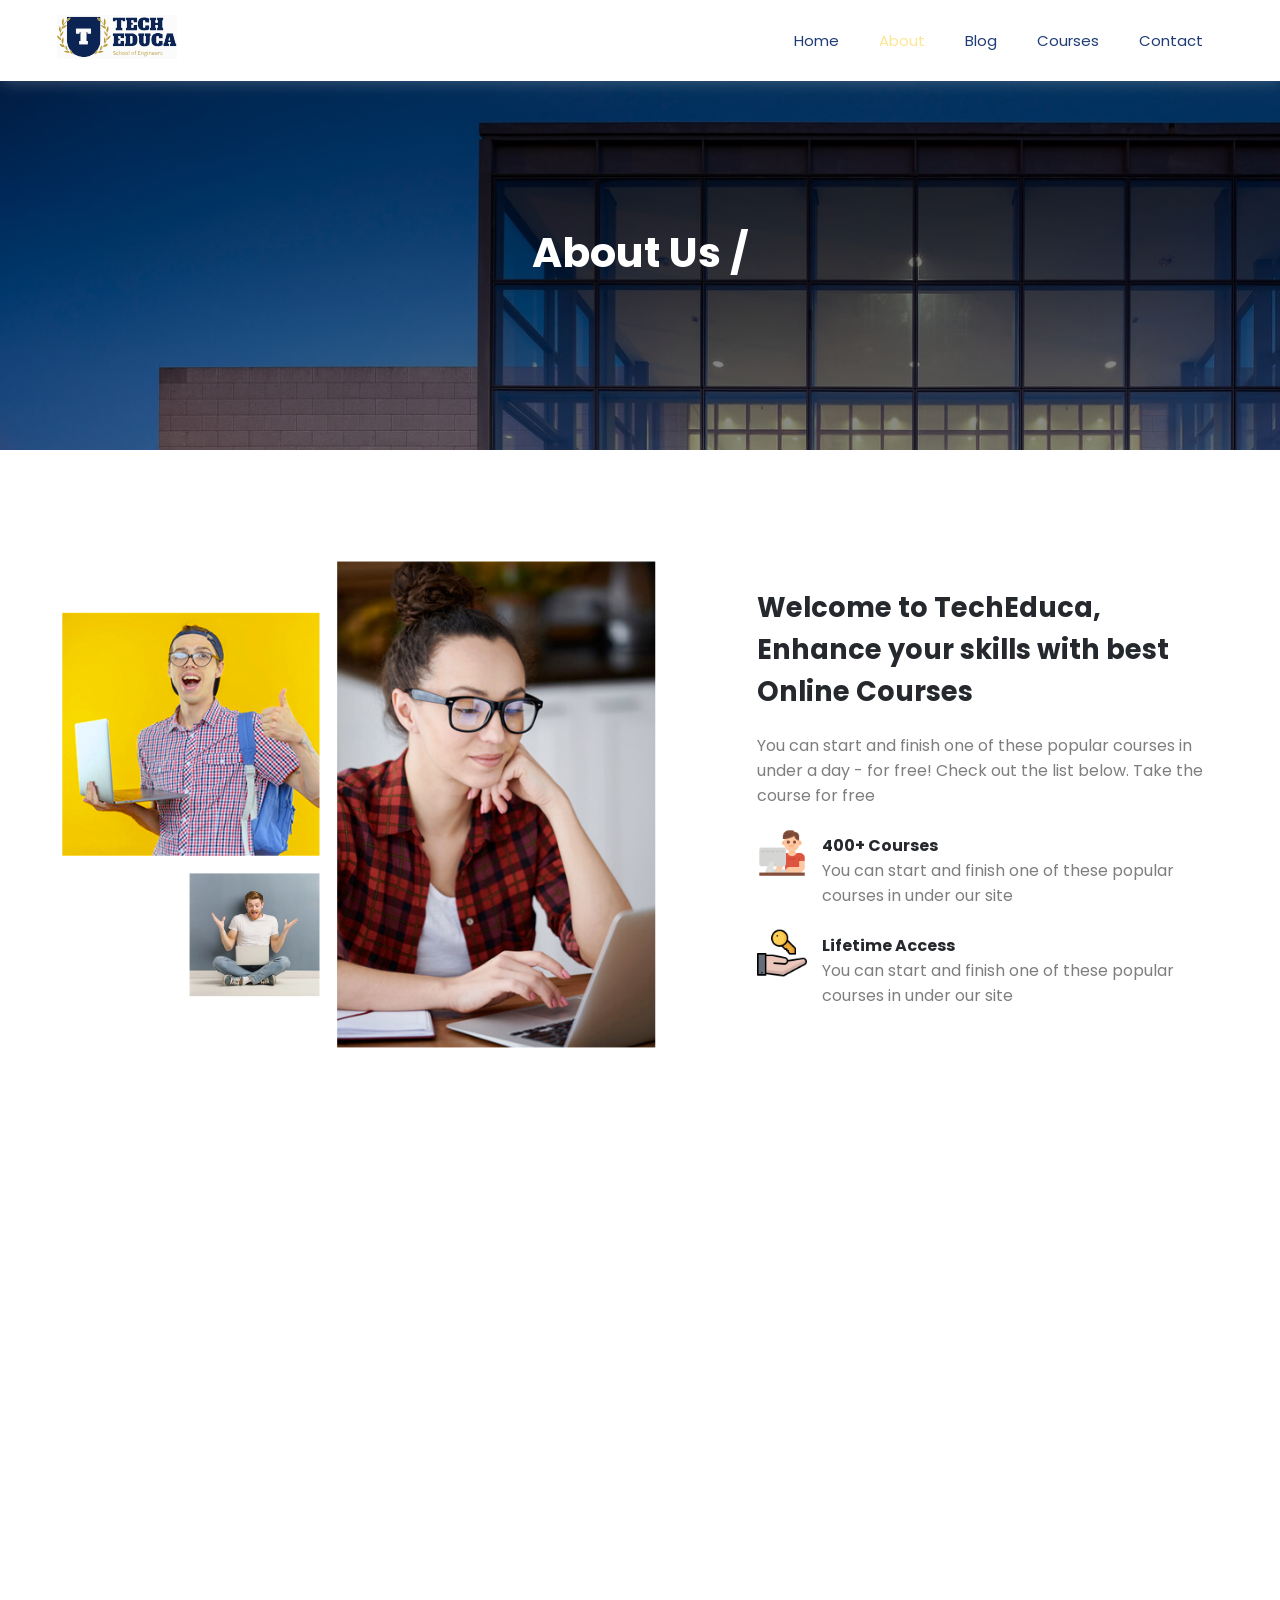
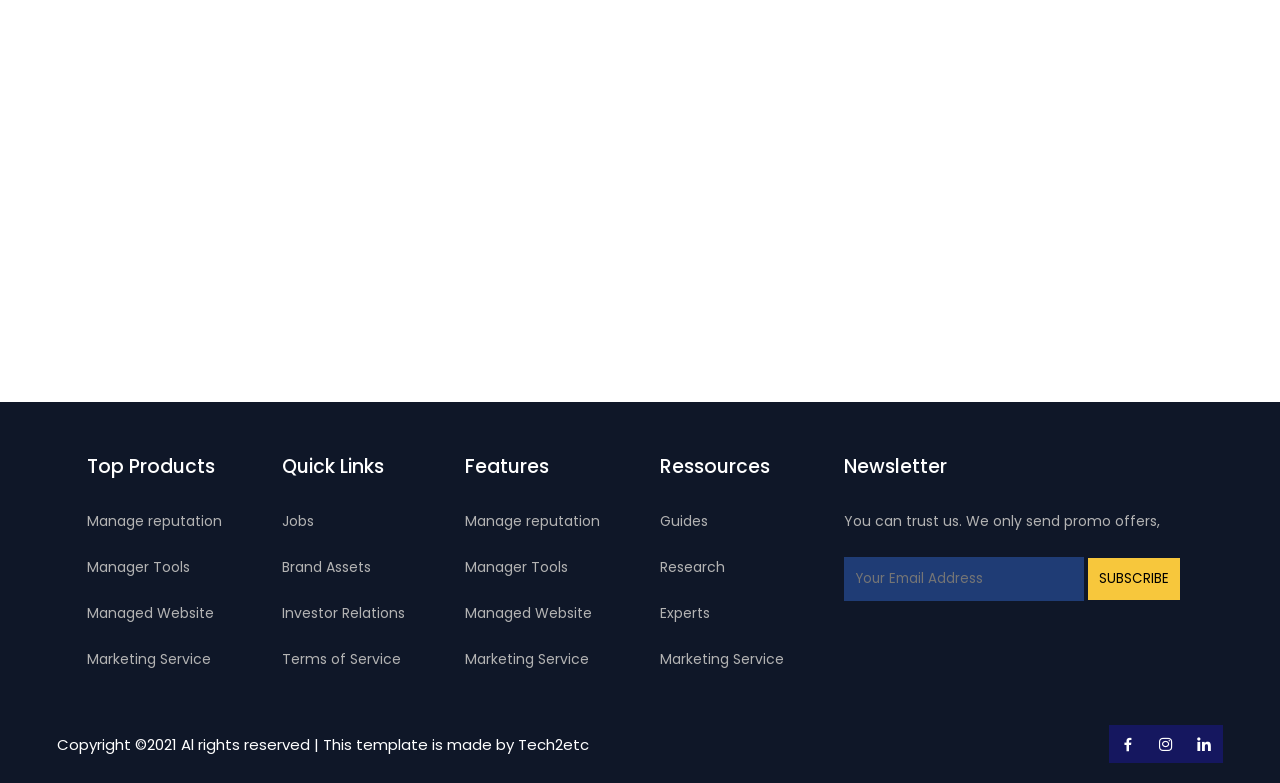
<file: Multipage_Education_School_Website/about.html>
<!DOCTYPE html>
<html lang="en">
<head>
    <meta charset="UTF-8">
    <meta http-equiv="X-UA-Compatible" content="IE=edge">
    <meta name="viewport" content="width=device-width, initial-scale=1.0">
    <title>Tech Educa School</title>
    <link rel="icon" href="images/logo.svg" sizes="32x32" type="image/png">   
    <link href='https://unpkg.com/boxicons@2.1.2/css/boxicons.min.css' rel='stylesheet'>
    <link rel="stylesheet" href="https://cdnjs.cloudflare.com/ajax/libs/font-awesome/6.1.1/css/all.min.css" integrity="sha512-KfkfwYDsLkIlwQp6LFnl8zNdLGxu9YAA1QvwINks4PhcElQSvqcyVLLD9aMhXd13uQjoXtEKNosOWaZqXgel0g==" crossorigin="anonymous" referrerpolicy="no-referrer" />    <link rel="stylesheet" href="style.css">
    <link rel="stylesheet" href="https://unpkg.com/aos@next/dist/aos.css" />
    <link rel="stylesheet" href="about.css">
</head>
<body>
    <header>
        <div class="container">
            <div class="nav">
                <a href="index.html" class="logo">
                    <img src="images/logo.svg" alt="logo">
                </a>
                <ul class="list">
                    <li><a href="index.html" class="nav-link">Home</a></li>
                    <li><a href="about.html" class="active nav-link">About</a></li>
                    <li><a href="blog.html" class="nav-link">Blog</a></li>
                    <li><a href="courses.html" class="nav-link">Courses</a></li>
                    <li><a href="contact.html" class="nav-link">Contact</a></li>
                    <button type="button">Join for free</button>
                </ul>
                <!-- Menu icon -->
                <div class="menu-icon">
                    <div class="line1"></div>
                    <div class="line2"></div>
                    <div class="line3"></div>
                </div>
            </div>
        </div>
    </header>

    <section id="about">
        <div class="about-text">
            <h1 class="home-title">About Us /</h1>
        </div>
    </section>

    <section id="container-abt" data-aos="fade-up">
        <div class="container">
            <div class="about-container">
                <div class="about-img">
                    <img src="images/a.png" alt="">
                </div>
                <div class="about-text">
                    <h2>
                        Welcome to TechEduca, Enhance your skills with best Online Courses
                    </h2>
                    <p>You can start and finish one of these popular courses in under a day - for free! Check out the list below. Take the course for free</p>
                    <div class="about-fe">
                        <img src="images/fe1.png" alt="">
                        <div class="fe-txt">
                            <h4>400+ Courses</h4>
                            <p>You can start and finish one of these popular courses in under our site</p>
                        </div>
                    </div>
                    <div class="about-fe">
                        <img src="images/fe2.png" alt="">
                        <div class="fe-txt">
                            <h4>Lifetime Access</h4>
                            <p>You can start and finish one of these popular courses in under our site</p>
                        </div>
                    </div>
                </div>
            </div>
        </div>
    </section>

    <section id="features" data-aos="fade-up">
        <div class="container">
            <div class="title">
                <h1>Awesome Feature</h1>
                <p>Replinish man have thing gathering lights yielding shall you</p>
            </div>
            <div class="features">
                <div class="feature">
                    <i class='bx bxs-graduation'></i>
                    <h3>Scholarship Facility</h3>
                    <p>One make creepth, man bearing their firmament won't great heaven</p>
                </div>
                <div class="feature">
                    <i class='bx bxs-certification'></i>
                    <h3>Sell Online Course</h3>
                    <p>One make creepth, man bearing their firmament won't great heaven</p>
                </div>
                <div class="feature">
                    <i class='bx bxs-medal' ></i>
                    <h3>Golbal Certification</h3>
                    <p>One make creepth, man bearing their firmament won't great heaven</p>
                </div>
            </div>
        </div>
    </section>

    <section id="trusted" data-aos="fade-up">
        <div class="container">
            <div class="title">
                <h1>Trusted By</h1>
                <p>Replinish man have thing gathering lights yielding shall you</p>
            </div>
            <div class="feature-images">
                <img src="images/trust (1).png" alt="">
                <img src="images/trust (2).png" alt="">
                <img src="images/trust (3).png" alt="">
                <img src="images/trust (4).png" alt="">
                <img src="images/trust (5).png" alt="">
                <img src="images/trust (6).png" alt="">
            </div>
        </div>
    </section>

    <footer>
        <div class="container">
            <div class="footer-desc">
                <div class="description">
                    <div class="desc">
                        <h4>Top Products</h4>
                        <p>Manage reputation</p>
                        <p>Manager Tools</p>
                        <p>Managed Website</p>
                        <p>Marketing Service</p>
                    </div>
                    <div class="desc">
                        <h4>Quick Links</h4>
                        <p>Jobs</p>
                        <p>Brand Assets</p>
                        <p>Investor Relations</p>
                        <p>Terms of Service</p>
                    </div>
                    <div class="desc">
                        <h4>Features</h4>
                        <p>Manage reputation</p>
                        <p>Manager Tools</p>
                        <p>Managed Website</p>
                        <p>Marketing Service</p>
                    </div>
                    <div class="desc">
                        <h4>Ressources</h4>
                        <p>Guides</p>
                        <p>Research</p>
                        <p>Experts</p>
                        <p>Marketing Service</p>
                    </div>
                    <div class="desc last">
                        <h4>Newsletter</h4>
                        <p>You can trust us. We only send promo offers,</p>
                        <input type="email" name="email" id="emails" placeholder="Your Email Address">
                        <input type="submit" value="SUBSCRIBE" id="">
                    </div>
                </div>
            </div>
            <div class="footer-desc">
                <div class="copyright">
                    Copyright &copy;2021 Al rights reserved | This template is made by Tech2etc
                </div>
                <div class="social-pro">
                    <i class='bx bxl-facebook'></i>
                    <i class="bx bxl-instagram"></i>
                    <i class='bx bxl-linkedin'></i>
                </div>
            </div>
        </div>
    </footer>
    <script src="https://unpkg.com/aos@next/dist/aos.js"></script>
    <script>
      AOS.init({
        offset: 100,
        duration: 1000
      });
    </script>
    <script src="script.js"></script>
</body>
</html>
</file>
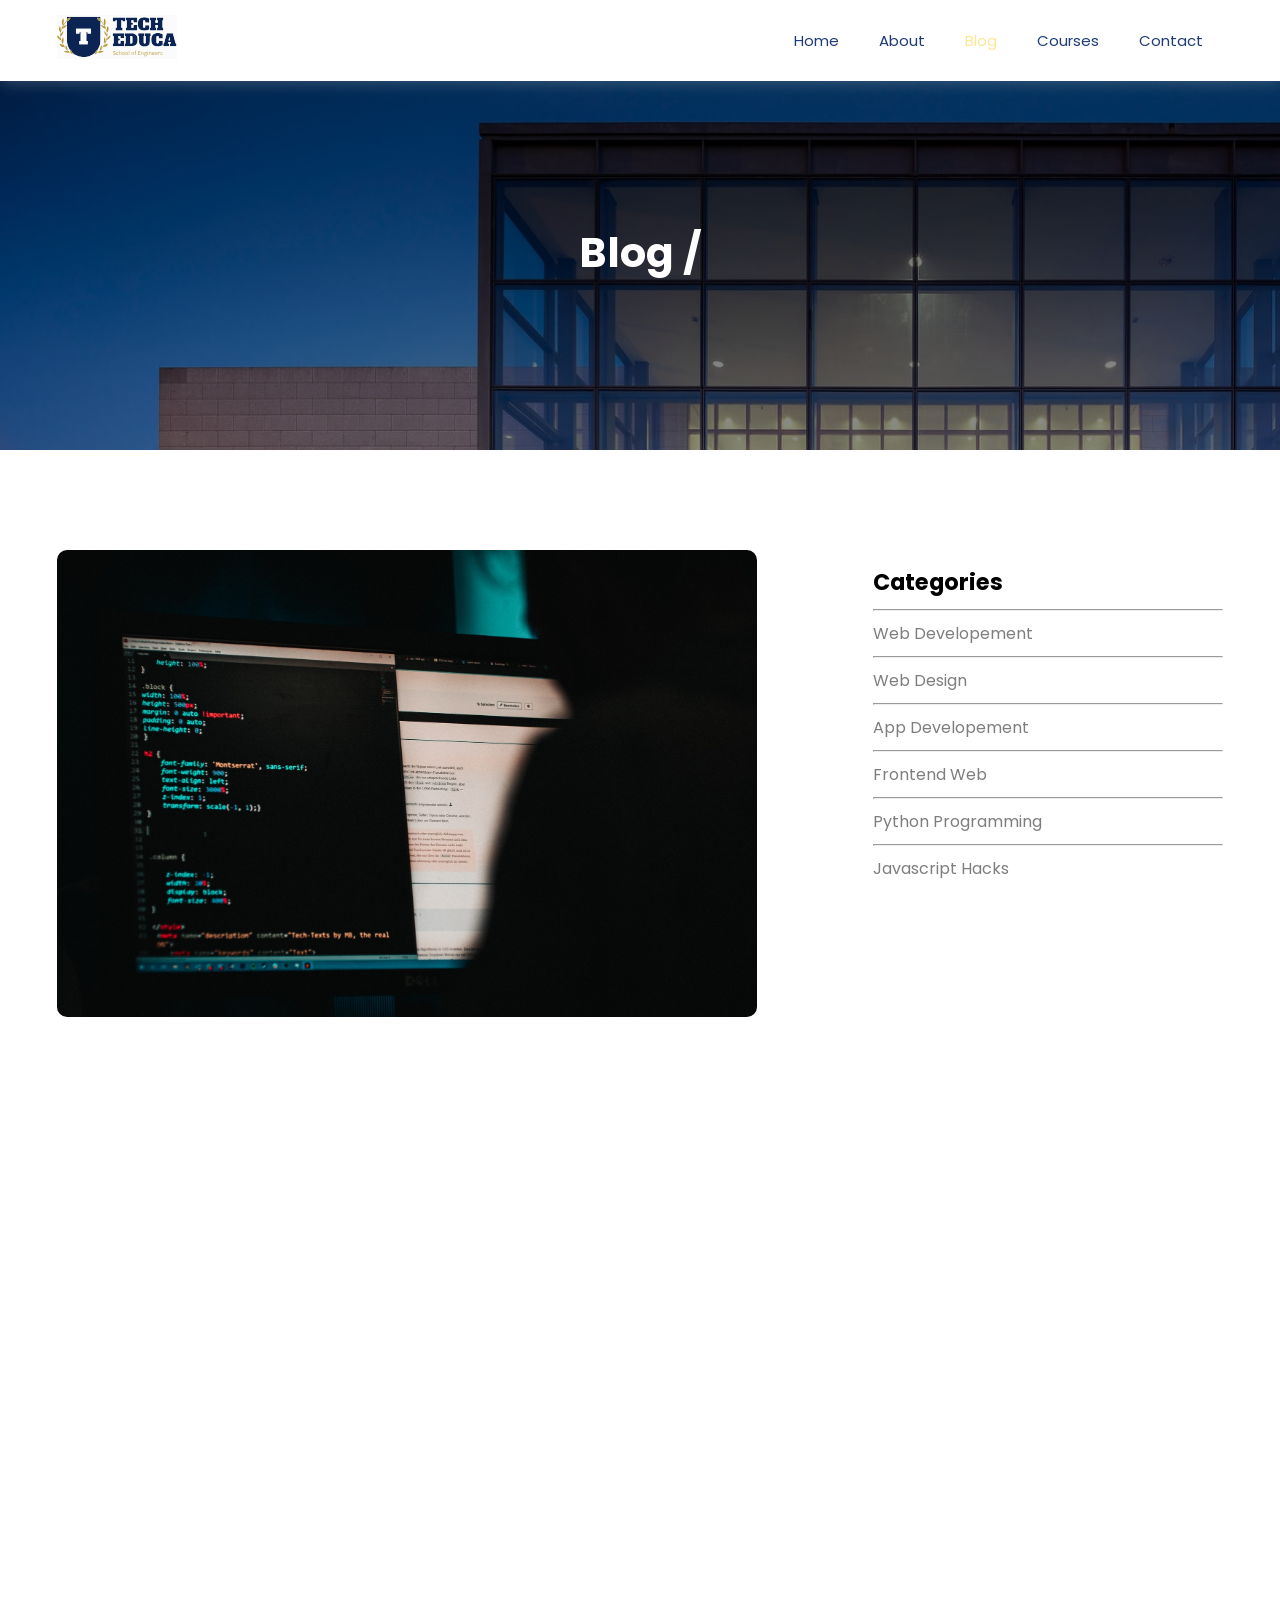
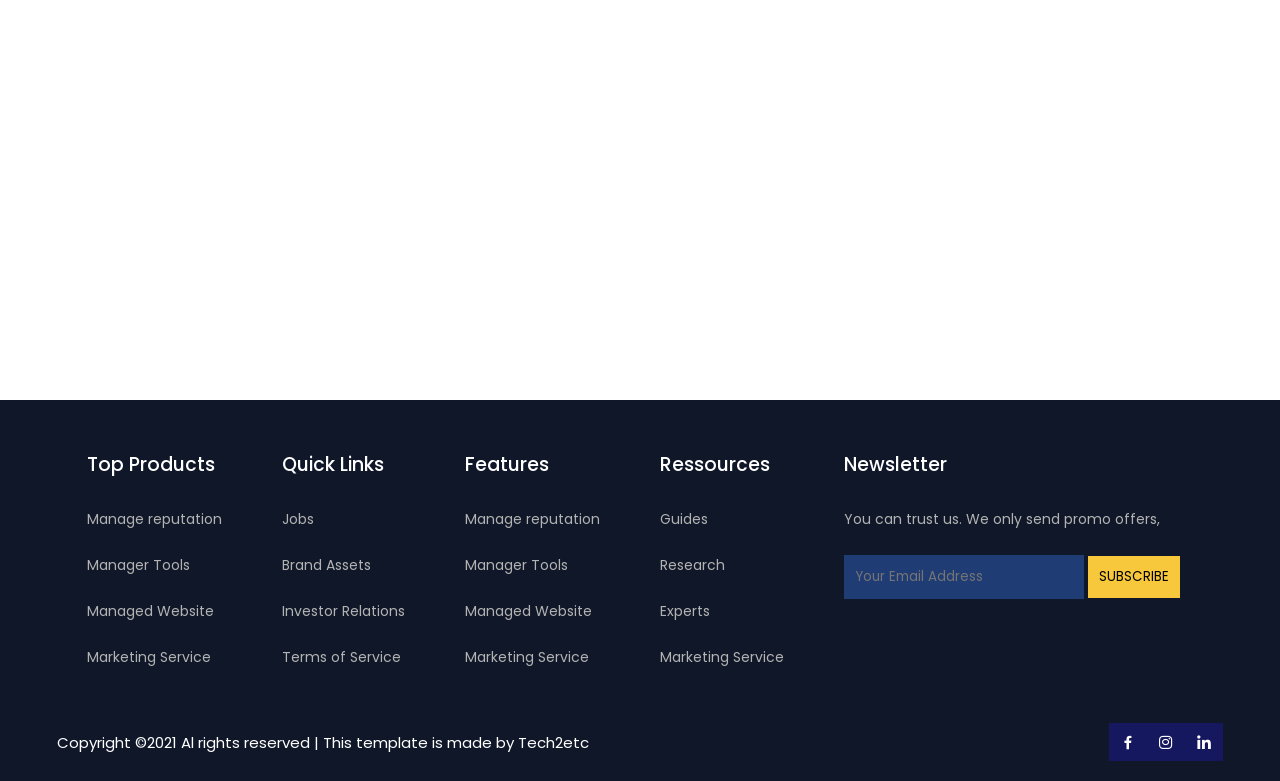
<file: Multipage_Education_School_Website/blog.html>
<!DOCTYPE html>
<html lang="en">
<head>
    <meta charset="UTF-8">
    <meta http-equiv="X-UA-Compatible" content="IE=edge">
    <meta name="viewport" content="width=device-width, initial-scale=1.0">
    <title>Tech Educa School</title>
    <link rel="icon" href="images/logo.svg" sizes="32x32" type="image/png">   
    <link href='https://unpkg.com/boxicons@2.1.2/css/boxicons.min.css' rel='stylesheet'>
    <link rel="stylesheet" href="https://cdnjs.cloudflare.com/ajax/libs/font-awesome/6.1.1/css/all.min.css" integrity="sha512-KfkfwYDsLkIlwQp6LFnl8zNdLGxu9YAA1QvwINks4PhcElQSvqcyVLLD9aMhXd13uQjoXtEKNosOWaZqXgel0g==" crossorigin="anonymous" referrerpolicy="no-referrer" />    <link rel="stylesheet" href="style.css">
    <link rel="stylesheet" href="https://unpkg.com/aos@next/dist/aos.css" />
    <link rel="stylesheet" href="about.css">
    <link rel="stylesheet" href="blog.css">
</head>
<body>
    <header>
        <div class="container">
            <div class="nav">
                <a href="index.html" class="logo">
                    <img src="images/logo.svg" alt="logo">
                </a>
                <ul class="list">
                    <li><a href="index.html" class="nav-link">Home</a></li>
                    <li><a href="about.html" class="nav-link">About</a></li>
                    <li><a href="blog.html" class="active  nav-link">Blog</a></li>
                    <li><a href="courses.html" class="nav-link">Courses</a></li>
                    <li><a href="contact.html" class="nav-link">Contact</a></li>
                    <button type="button">Join for free</button>
                </ul>
                <!-- Menu icon -->
                <div class="menu-icon">
                    <div class="line1"></div>
                    <div class="line2"></div>
                    <div class="line3"></div>
                </div>
            </div>
        </div>
    </header>

    <section id="blog">
        <div class="blog-text">
            <h1 class="home-title">Blog /</h1>
        </div>
    </section>

    <section id="blog-continer" data-aos="fade-up">
        <div class="container">
            <div class="blog-continer">
                <div class="blogs">
                    <div class="post"  data-aos="fade-up">
                        <img src="images/b1.jpg" alt="">
                        <h3  data-aos="fade-up">Learn Web Development In The Easiest Way</h3>
                        <p  data-aos="fade-up">Lorem, ipsum dolor sit amet consectetur adipisicing elit. Libero facere cum provident eius facilis sequi odio totam qui, mollitia repellat? Lorem, ipsum dolor sit amet consectetur adipisicing elit. Suscipit accusamus nulla ...</p>
                        <a  data-aos="fade-up" href="post.html" class="read">Read More</a>
                    </div>
                    <div class="post"  data-aos="fade-up">
                        <img src="images/b2.jpg" alt="">
                        <h3  data-aos="fade-up">Learn Web Development In The Easiest Way</h3>
                        <p  data-aos="fade-up">Lorem, ipsum dolor sit amet consectetur adipisicing elit. Libero facere cum provident eius facilis sequi odio totam qui, mollitia repellat? Lorem, ipsum dolor sit amet consectetur adipisicing elit. Suscipit accusamus nulla ...</p>
                        <a  data-aos="fade-up" href="post.html" class="read">Read More</a>
                    </div>
                    <div class="post"  data-aos="fade-up">
                        <img src="images/b3.jpg" alt="">
                        <h3  data-aos="fade-up">Learn Web Development In The Easiest Way</h3>
                        <p  data-aos="fade-up">Lorem, ipsum dolor sit amet consectetur adipisicing elit. Libero facere cum provident eius facilis sequi odio totam qui, mollitia repellat? Lorem, ipsum dolor sit amet consectetur adipisicing elit. Suscipit accusamus nulla ...</p>
                        <a  data-aos="fade-up" href="post.html" class="read">Read More</a>
                    </div>
                    <div class="post"  data-aos="fade-up">
                        <img src="images/b4.png" alt="">
                        <h3  data-aos="fade-up">Learn Web Development In The Easiest Way</h3>
                        <p  data-aos="fade-up">Lorem, ipsum dolor sit amet consectetur adipisicing elit. Libero facere cum provident eius facilis sequi odio totam qui, mollitia repellat? Lorem, ipsum dolor sit amet consectetur adipisicing elit. Suscipit accusamus nulla ...</p>
                        <a  data-aos="fade-up" href="post.html" class="read">Read More</a>
                    </div>
                </div>
                <div class="cate">
                    <h2>Categories</h2>
                    <hr>
                    <a href="#">Web Developement</a>
                    <hr>
                    <a href="#">Web Design</a>
                    <hr>
                    <a href="#">App Developement</a>
                    <hr>
                    <a href="#">Frontend Web</a>
                    <hr>
                    <a href="#">Python Programming</a>
                    <hr>
                    <a href="#">Javascript Hacks</a>
                </div>
            </div>
        </div>
    </section>

    <footer>
        <div class="container">
            <div class="footer-desc">
                <div class="description">
                    <div class="desc">
                        <h4>Top Products</h4>
                        <p>Manage reputation</p>
                        <p>Manager Tools</p>
                        <p>Managed Website</p>
                        <p>Marketing Service</p>
                    </div>
                    <div class="desc">
                        <h4>Quick Links</h4>
                        <p>Jobs</p>
                        <p>Brand Assets</p>
                        <p>Investor Relations</p>
                        <p>Terms of Service</p>
                    </div>
                    <div class="desc">
                        <h4>Features</h4>
                        <p>Manage reputation</p>
                        <p>Manager Tools</p>
                        <p>Managed Website</p>
                        <p>Marketing Service</p>
                    </div>
                    <div class="desc">
                        <h4>Ressources</h4>
                        <p>Guides</p>
                        <p>Research</p>
                        <p>Experts</p>
                        <p>Marketing Service</p>
                    </div>
                    <div class="desc last">
                        <h4>Newsletter</h4>
                        <p>You can trust us. We only send promo offers,</p>
                        <input type="email" name="email" id="emails" placeholder="Your Email Address">
                        <input type="submit" value="SUBSCRIBE" id="">
                    </div>
                </div>
            </div>
            <div class="footer-desc">
                <div class="copyright">
                    Copyright &copy;2021 Al rights reserved | This template is made by Tech2etc
                </div>
                <div class="social-pro">
                    <i class='bx bxl-facebook'></i>
                    <i class="bx bxl-instagram"></i>
                    <i class='bx bxl-linkedin'></i>
                </div>
            </div>
        </div>
    </footer>
    <script src="https://unpkg.com/aos@next/dist/aos.js"></script>
    <script>
      AOS.init({
        offset: 100,
        duration: 1000
      });
    </script>
    <script src="script.js"></script>
</body>
</html>
</file>
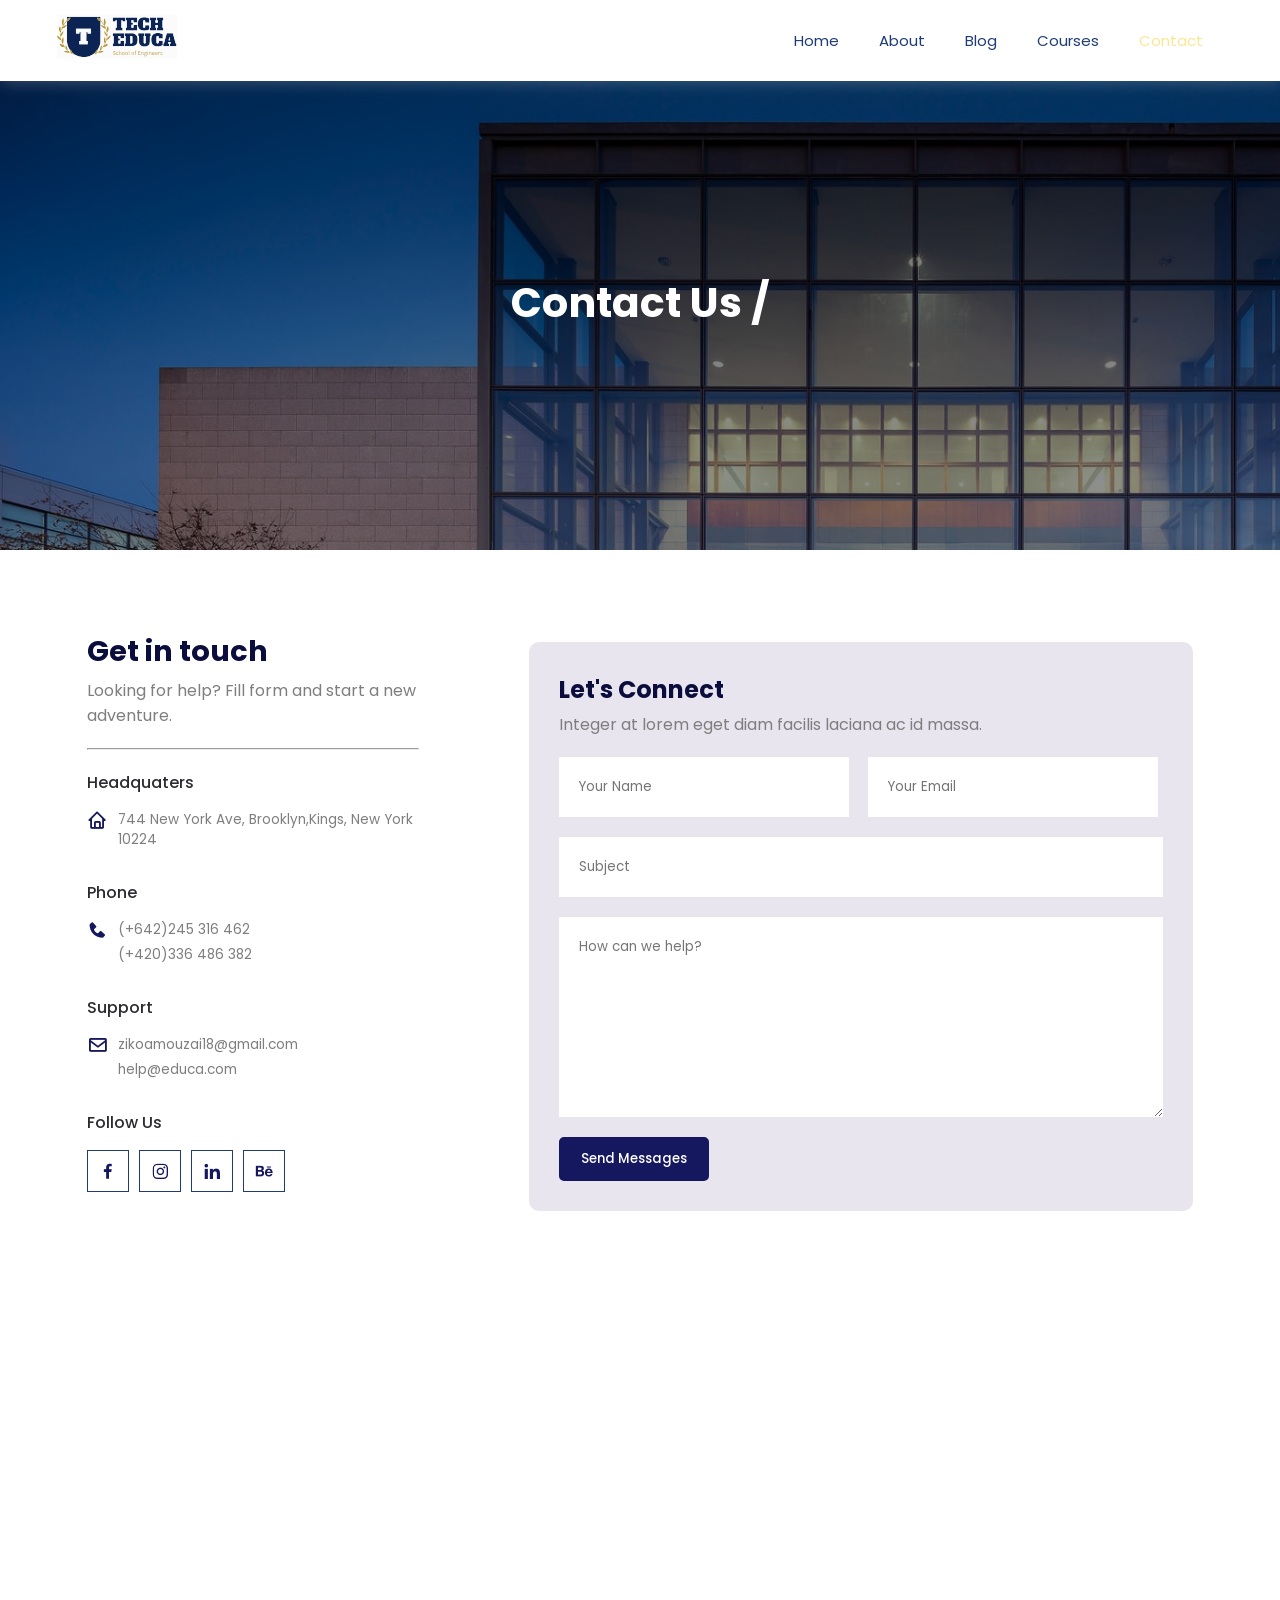
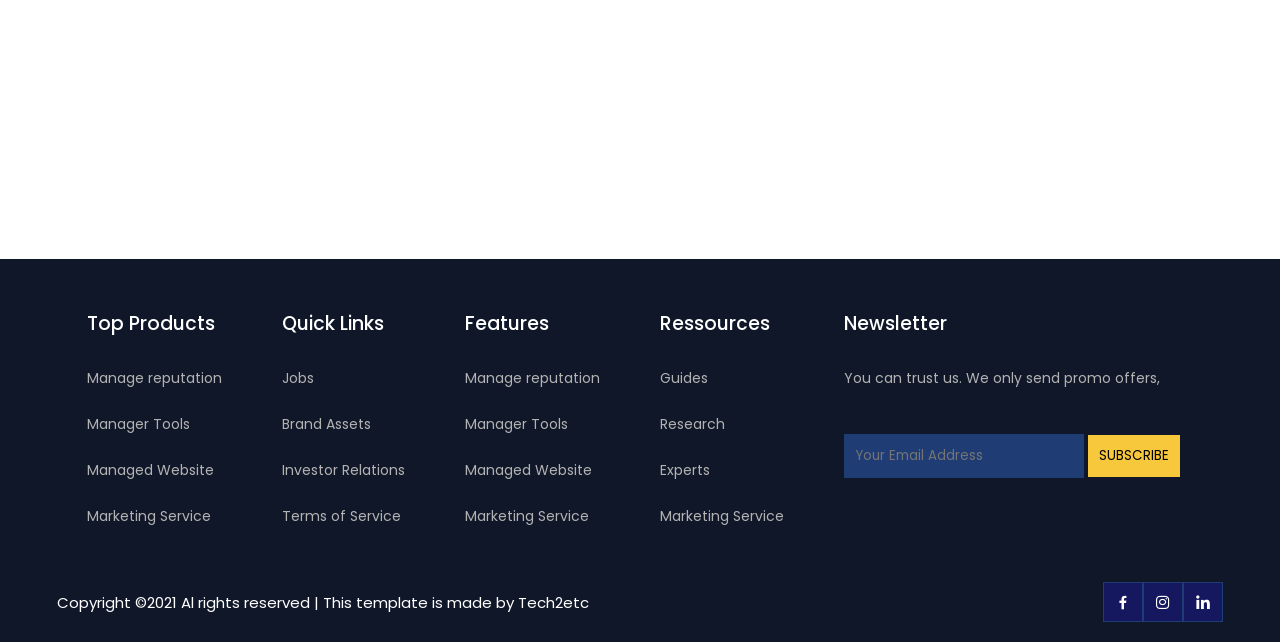
<file: Multipage_Education_School_Website/contact.html>
<!DOCTYPE html>
<html lang="en">
<head>
    <meta charset="UTF-8">
    <meta http-equiv="X-UA-Compatible" content="IE=edge">
    <meta name="viewport" content="width=device-width, initial-scale=1.0">
    <title>Tech Educa School</title>
    <link rel="icon" href="images/logo.svg" sizes="32x32" type="image/png">   
    <link href='https://unpkg.com/boxicons@2.1.2/css/boxicons.min.css' rel='stylesheet'>
    <link rel="stylesheet" href="https://cdnjs.cloudflare.com/ajax/libs/font-awesome/6.1.1/css/all.min.css" integrity="sha512-KfkfwYDsLkIlwQp6LFnl8zNdLGxu9YAA1QvwINks4PhcElQSvqcyVLLD9aMhXd13uQjoXtEKNosOWaZqXgel0g==" crossorigin="anonymous" referrerpolicy="no-referrer" />    
    <link rel="stylesheet" href="https://unpkg.com/aos@next/dist/aos.css" />
    <link rel="stylesheet" href="style.css">
    <link rel="stylesheet" href="contact.css">

</head>
<body>
    <header>
        <div class="container">
            <div class="nav">
                <a href="index.html" class="logo">
                    <img src="images/logo.svg" alt="logo">
                </a>
                <ul class="list">
                    <li><a href="index.html" class="nav-link">Home</a></li>
                    <li><a href="about.html" class="nav-link">About</a></li>
                    <li><a href="blog.html" class= "nav-link">Blog</a></li>
                    <li><a href="courses.html" class="nav-link">Courses</a></li>
                    <li><a href="contact.html" class="active nav-link">Contact</a></li>
                    <button type="button">Join for free</button>
                </ul>
                <!-- Menu icon -->
                <div class="menu-icon">
                    <div class="line1"></div>
                    <div class="line2"></div>
                    <div class="line3"></div>
                </div>
            </div>
        </div>
    </header>

    <section id="contact">
        <div class="contact-text">
            <h1 class="home-title">Contact Us /</h1>
        </div>
    </section>

    <section id="contact-informations">
        <div class="container">
            <div class="section">
                <div class="left-contact"  data-aos="fade-up">
                    <h2>Get in touch</h2>
                    <p>Looking for help? Fill form and start a new adventure.</p>
                    <hr>
                    <div class="infos">
                        <h4>Headquaters</h4>
                        <div class="info">
                            <i class='bx bx-home'></i>
                            <p>744 New York Ave, Brooklyn,Kings, New York 10224</p>
                        </div>
                        <h4>Phone</h4>
                        <div class="info">
                            <i class='bx bxs-phone'></i>
                            <div>
                                <p>(+642)245 316 462</p>
                                <p>(+420)336 486 382</p>
                            </div>
                        </div>
                        <h4>Support</h4>
                        <div class="info">
                            <i class='bx bx-envelope'></i>
                            <div>
                                <p>zikoamouzai18@gmail.com</p>
                                <p>help@educa.com</p>
                            </div>
                        </div>
                        <h4>Follow Us</h4>
                        <div class="info social-pro">
                            <i class="bx bxl-facebook"></i>
                            <i class="bx bxl-instagram"></i>
                            <i class="bx bxl-linkedin"></i>
                            <i class='bx bxl-behance'></i>
                        </div>
                    </div>
                </div>
                <div class="right-contact"  data-aos="fade-up">
                    <h3>Let's Connect</h3>
                    <p>Integer at lorem eget diam facilis laciana ac id massa.</p>
                    <div class="form-contact">
                        <input placeholder="Your Name" type="text" name="name" id="name">
                        <input placeholder="Your Email" type="email" name="email" id="email">
                        <textarea name="Subject" placeholder="Subject" id="" cols="30" rows="10"></textarea>
                        <textarea name="comment" placeholder="How can we help?" form="usrform"></textarea>
                        <button type="button">Send Messages</button>
                    </div>
                </div>
            </div>
        </div>
    </section>

    <section id="place" >
        <iframe  data-aos="fade-up" src="https://www.google.com/maps/embed?pb=!1m18!1m12!1m3!1d13765.713367229351!2d-9.598789217975888!3d30.39558676654459!2m3!1f0!2f0!3f0!3m2!1i1024!2i768!4f13.1!3m3!1m2!1s0xdb3b707a3ee7713%3A0x43f5d89d43b3fcd9!2sFounty%2C%20Agadir%2080000!5e0!3m2!1sfr!2sma!4v1657843901224!5m2!1sfr!2sma" width="600" height="450" style="border:0;" allowfullscreen="" loading="lazy" referrerpolicy="no-referrer-when-downgrade"></iframe>
    </section>

    <footer>
        <div class="container">
            <div class="footer-desc">
                <div class="description">
                    <div class="desc">
                        <h4>Top Products</h4>
                        <p>Manage reputation</p>
                        <p>Manager Tools</p>
                        <p>Managed Website</p>
                        <p>Marketing Service</p>
                    </div>
                    <div class="desc">
                        <h4>Quick Links</h4>
                        <p>Jobs</p>
                        <p>Brand Assets</p>
                        <p>Investor Relations</p>
                        <p>Terms of Service</p>
                    </div>
                    <div class="desc">
                        <h4>Features</h4>
                        <p>Manage reputation</p>
                        <p>Manager Tools</p>
                        <p>Managed Website</p>
                        <p>Marketing Service</p>
                    </div>
                    <div class="desc">
                        <h4>Ressources</h4>
                        <p>Guides</p>
                        <p>Research</p>
                        <p>Experts</p>
                        <p>Marketing Service</p>
                    </div>
                    <div class="desc last">
                        <h4>Newsletter</h4>
                        <p>You can trust us. We only send promo offers,</p>
                        <input type="email" name="email" id="emails" placeholder="Your Email Address">
                        <input type="submit" value="SUBSCRIBE" id="">
                    </div>
                </div>
            </div>
            <div class="footer-desc">
                <div class="copyright">
                    Copyright &copy;2021 Al rights reserved | This template is made by Tech2etc
                </div>
                <div class="social-pro">
                    <i class='bx bxl-facebook'></i>
                    <i class="bx bxl-instagram"></i>
                    <i class='bx bxl-linkedin'></i>
                </div>
            </div>
        </div>
    </footer>
    <script src="https://unpkg.com/aos@next/dist/aos.js"></script>
    <script>
      AOS.init({
        offset: 100,
        duration: 1000
      });
    </script>
    <script src="script.js"></script>
</body>
</html>
</file>
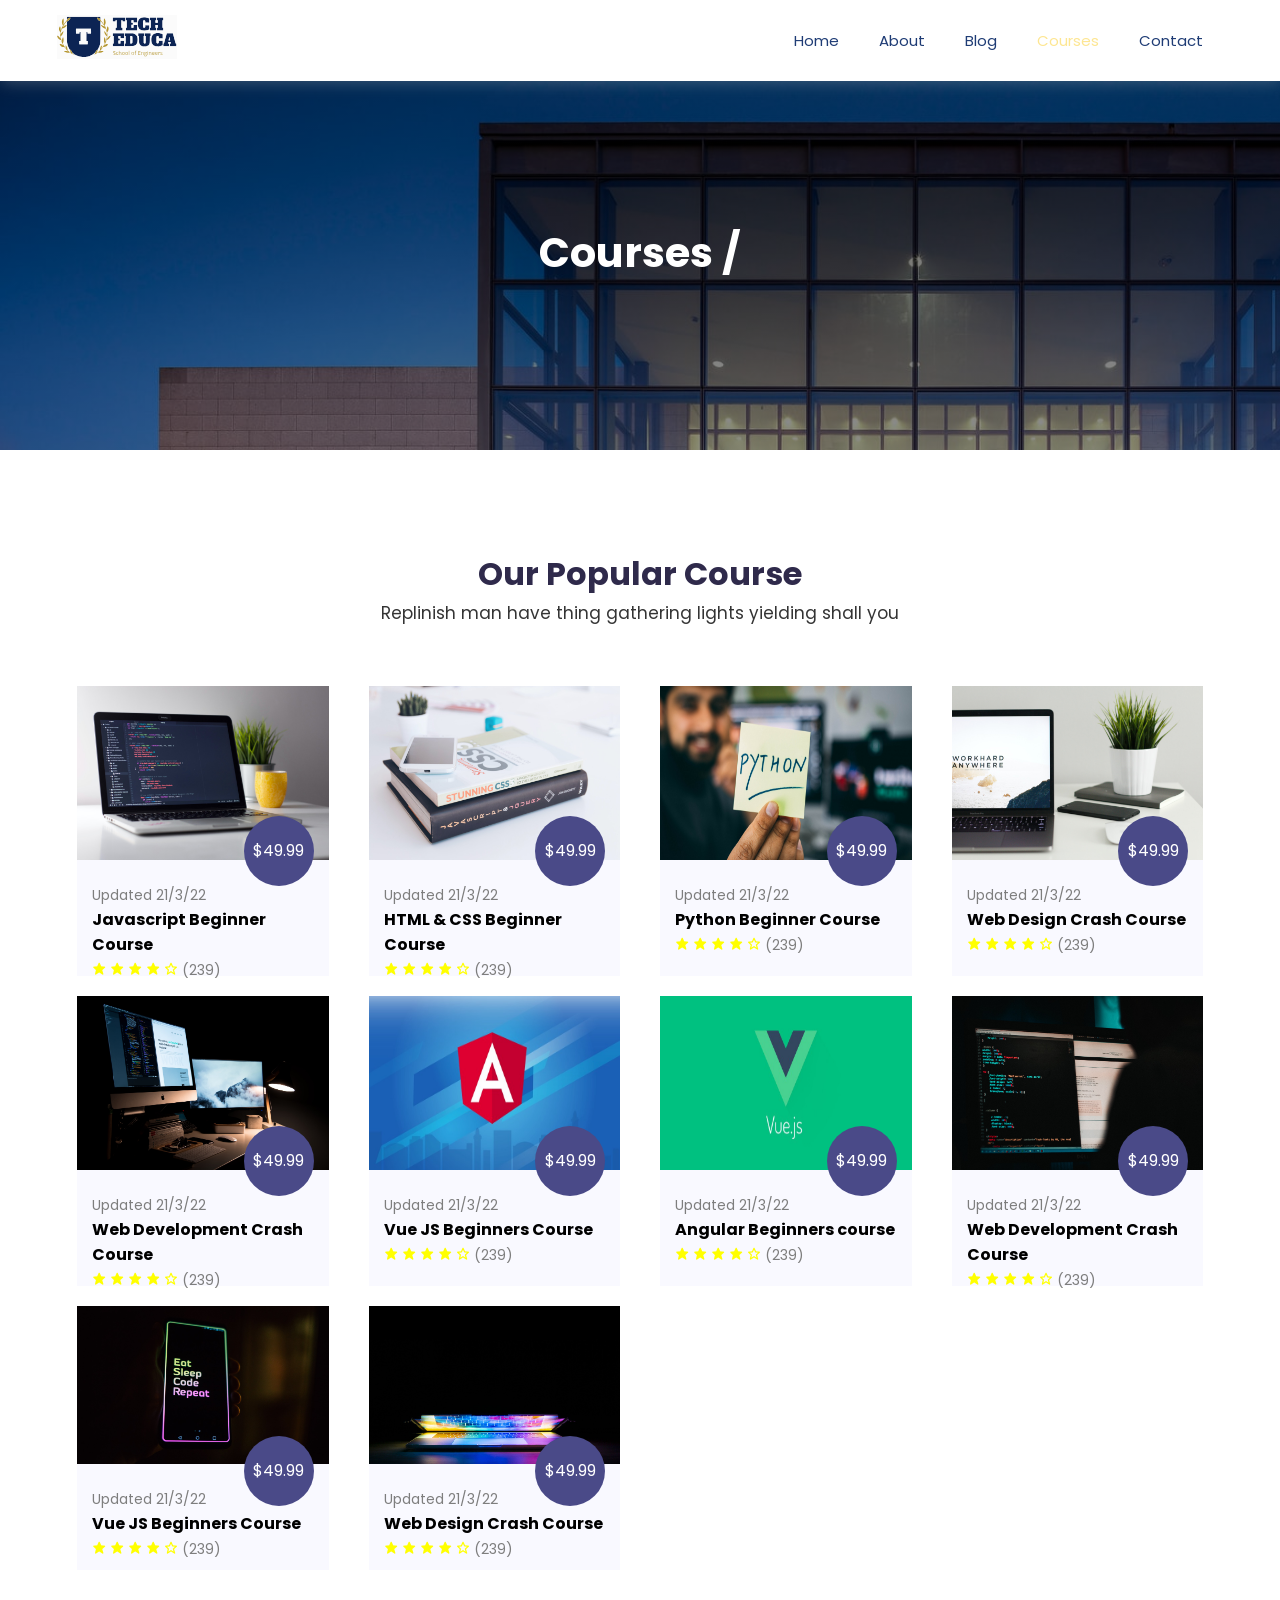
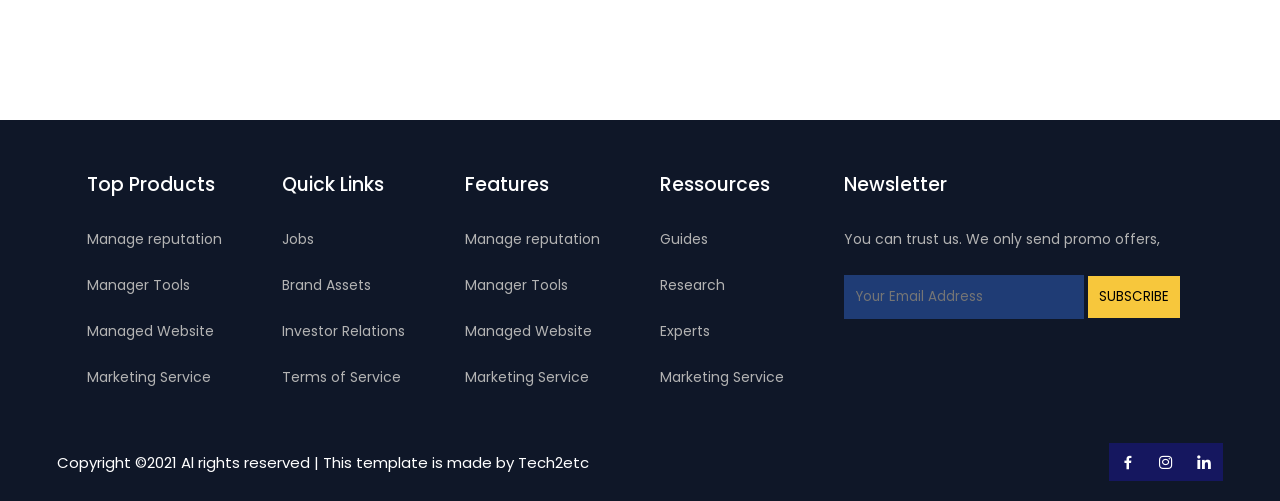
<file: Multipage_Education_School_Website/courses.html>
<!DOCTYPE html>
<html lang="en">
<head>
    <meta charset="UTF-8">
    <meta http-equiv="X-UA-Compatible" content="IE=edge">
    <meta name="viewport" content="width=device-width, initial-scale=1.0">
    <title>Tech Educa School</title>
    <link rel="icon" href="images/logo.svg" sizes="32x32" type="image/png">   
    <link href='https://unpkg.com/boxicons@2.1.2/css/boxicons.min.css' rel='stylesheet'>
    <link rel="stylesheet" href="https://cdnjs.cloudflare.com/ajax/libs/font-awesome/6.1.1/css/all.min.css" integrity="sha512-KfkfwYDsLkIlwQp6LFnl8zNdLGxu9YAA1QvwINks4PhcElQSvqcyVLLD9aMhXd13uQjoXtEKNosOWaZqXgel0g==" crossorigin="anonymous" referrerpolicy="no-referrer" />    <link rel="stylesheet" href="style.css">
    <link rel="stylesheet" href="https://unpkg.com/aos@next/dist/aos.css" />
    <link rel="stylesheet" href="courses.css">
</head>
<body>
    <header>
        <div class="container">
            <div class="nav">
                <a href="index.html" class="logo">
                    <img src="images/logo.svg" alt="logo">
                </a>
                <ul class="list">
                    <li><a href="index.html" class="nav-link">Home</a></li>
                    <li><a href="about.html" class="nav-link">About</a></li>
                    <li><a href="blog.html" class= "nav-link">Blog</a></li>
                    <li><a href="courses.html" class="active nav-link">Courses</a></li>
                    <li><a href="contact.html" class="nav-link">Contact</a></li>
                    <button type="button">Join for free</button>
                </ul>
                <!-- Menu icon -->
                <div class="menu-icon">
                    <div class="line1"></div>
                    <div class="line2"></div>
                    <div class="line3"></div>
                </div>
            </div>
        </div>
    </header>

    <section id="courses">
        <div class="courses-text">
            <h1 class="home-title">Courses /</h1>
        </div>
    </section>

    <section id="course" data-aos="fade-up">
        <div class="container">
            <div class="title">
                <h1>Our Popular Course</h1>
                <p>Replinish man have thing gathering lights yielding shall you</p>
            </div>
            <div class="course-box">
                <div class="course">
                    <img src="images/c1.jpg" alt="course-img">
                    <div class="details">
                        <span>Updated 21/3/22</span>
                        <h6>Javascript Beginner Course</h6>
                        <div class="star">
                            <i class='bx bxs-star'></i>
                            <i class='bx bxs-star'></i>
                            <i class='bx bxs-star'></i>
                            <i class='bx bxs-star'></i>
                            <i class='bx bx-star' ></i>
                            <span>(239)</span>
                        </div>
                    </div>
                    <div class="cost">$49.99</div>
                </div>
                <div class="course">
                    <img src="images/c2.jpg" alt="course-img">
                    <div class="details">
                        <span>Updated 21/3/22</span>
                        <h6>HTML & CSS Beginner Course</h6>
                        <div class="star">
                            <i class='bx bxs-star'></i>
                            <i class='bx bxs-star'></i>
                            <i class='bx bxs-star'></i>
                            <i class='bx bxs-star'></i>
                            <i class='bx bx-star' ></i>
                            <span>(239)</span>
                        </div>
                    </div>
                    <div class="cost">$49.99</div>
                </div>
                <div class="course">
                    <img src="images/c3.jpg" alt="course-img">
                    <div class="details">
                        <span>Updated 21/3/22</span>
                        <h6>Python Beginner Course</h6>
                        <div class="star">
                            <i class='bx bxs-star'></i>
                            <i class='bx bxs-star'></i>
                            <i class='bx bxs-star'></i>
                            <i class='bx bxs-star'></i>
                            <i class='bx bx-star' ></i>
                            <span>(239)</span>
                        </div>
                    </div>
                    <div class="cost">$49.99</div>
                </div>
                <div class="course">
                    <img src="images/c4.jpg" alt="course-img">
                    <div class="details">
                        <span>Updated 21/3/22</span>
                        <h6>Web Design Crash Course</h6>
                        <div class="star">
                            <i class='bx bxs-star'></i>
                            <i class='bx bxs-star'></i>
                            <i class='bx bxs-star'></i>
                            <i class='bx bxs-star'></i>
                            <i class='bx bx-star' ></i>
                            <span>(239)</span>
                        </div>
                    </div>
                    <div class="cost">$49.99</div>
                </div>
                <div class="course">
                    <img src="images/c5.jpg" alt="course-img">
                    <div class="details">
                        <span>Updated 21/3/22</span>
                        <h6>Web Development Crash Course</h6>
                        <div class="star">
                            <i class='bx bxs-star'></i>
                            <i class='bx bxs-star'></i>
                            <i class='bx bxs-star'></i>
                            <i class='bx bxs-star'></i>
                            <i class='bx bx-star' ></i>
                            <span>(239)</span>
                        </div>
                    </div>
                    <div class="cost">$49.99</div>
                </div>
                <div class="course">
                    <img src="images/c6.jpg" alt="course-img">
                    <div class="details">
                        <span>Updated 21/3/22</span>
                        <h6>Vue JS Beginners Course</h6>
                        <div class="star">
                            <i class='bx bxs-star'></i>
                            <i class='bx bxs-star'></i>
                            <i class='bx bxs-star'></i>
                            <i class='bx bxs-star'></i>
                            <i class='bx bx-star' ></i>
                            <span>(239)</span>
                        </div>
                    </div>
                    <div class="cost">$49.99</div>
                </div>

                <!-- /*NEW*/ -->
                <div class="course">
                    <img src="images/c7.jpeg" alt="course-img">
                    <div class="details">
                        <span>Updated 21/3/22</span>
                        <h6>Angular Beginners course</h6>
                        <div class="star">
                            <i class='bx bxs-star'></i>
                            <i class='bx bxs-star'></i>
                            <i class='bx bxs-star'></i>
                            <i class='bx bxs-star'></i>
                            <i class='bx bx-star' ></i>
                            <span>(239)</span>
                        </div>
                    </div>
                    <div class="cost">$49.99</div>
                </div>
                <div class="course">
                    <img src="images/b1.jpg" alt="course-img">
                    <div class="details">
                        <span>Updated 21/3/22</span>
                        <h6>Web Development Crash Course</h6>
                        <div class="star">
                            <i class='bx bxs-star'></i>
                            <i class='bx bxs-star'></i>
                            <i class='bx bxs-star'></i>
                            <i class='bx bxs-star'></i>
                            <i class='bx bx-star' ></i>
                            <span>(239)</span>
                        </div>
                    </div>
                    <div class="cost">$49.99</div>
                </div>
                <div class="course">
                    <img src="images/b2.jpg" alt="course-img">
                    <div class="details">
                        <span>Updated 21/3/22</span>
                        <h6>Vue JS Beginners Course</h6>
                        <div class="star">
                            <i class='bx bxs-star'></i>
                            <i class='bx bxs-star'></i>
                            <i class='bx bxs-star'></i>
                            <i class='bx bxs-star'></i>
                            <i class='bx bx-star' ></i>
                            <span>(239)</span>
                        </div>
                    </div>
                    <div class="cost">$49.99</div>
                </div>
                <div class="course">
                    <img src="images/b3.jpg" alt="course-img">
                    <div class="details">
                        <span>Updated 21/3/22</span>
                        <h6>Web Design Crash Course</h6>
                        <div class="star">
                            <i class='bx bxs-star'></i>
                            <i class='bx bxs-star'></i>
                            <i class='bx bxs-star'></i>
                            <i class='bx bxs-star'></i>
                            <i class='bx bx-star' ></i>
                            <span>(239)</span>
                        </div>
                    </div>
                    <div class="cost">$49.99</div>
                </div>
            </div>
        </div>
    </section>

    <footer>
        <div class="container">
            <div class="footer-desc">
                <div class="description">
                    <div class="desc">
                        <h4>Top Products</h4>
                        <p>Manage reputation</p>
                        <p>Manager Tools</p>
                        <p>Managed Website</p>
                        <p>Marketing Service</p>
                    </div>
                    <div class="desc">
                        <h4>Quick Links</h4>
                        <p>Jobs</p>
                        <p>Brand Assets</p>
                        <p>Investor Relations</p>
                        <p>Terms of Service</p>
                    </div>
                    <div class="desc">
                        <h4>Features</h4>
                        <p>Manage reputation</p>
                        <p>Manager Tools</p>
                        <p>Managed Website</p>
                        <p>Marketing Service</p>
                    </div>
                    <div class="desc">
                        <h4>Ressources</h4>
                        <p>Guides</p>
                        <p>Research</p>
                        <p>Experts</p>
                        <p>Marketing Service</p>
                    </div>
                    <div class="desc last">
                        <h4>Newsletter</h4>
                        <p>You can trust us. We only send promo offers,</p>
                        <input type="email" name="email" id="emails" placeholder="Your Email Address">
                        <input type="submit" value="SUBSCRIBE" id="">
                    </div>
                </div>
            </div>
            <div class="footer-desc">
                <div class="copyright">
                    Copyright &copy;2021 Al rights reserved | This template is made by Tech2etc
                </div>
                <div class="social-pro">
                    <i class='bx bxl-facebook'></i>
                    <i class="bx bxl-instagram"></i>
                    <i class='bx bxl-linkedin'></i>
                </div>
            </div>
        </div>
    </footer>
    <script src="https://unpkg.com/aos@next/dist/aos.js"></script>
    <script>
      AOS.init({
        offset: 100,
        duration: 1000
      });
    </script>
    <script src="script.js"></script>
</body>
</html>
</file>
<file: Blog/css/styling.css>
@import url('https://fonts.googleapis.com/css2?family=Poppins:wght@100;200;300;400;500;600;700;800;900&display=swap');
*{
    box-sizing: border-box;
    margin: 0;
    padding: 0;
    font-family: 'Poppins', sans-serif;
    scroll-behavior: smooth;
    scroll-padding-top: 2rem;
}
:root{
    --container-color: #1a1a21;
    --second-color: #ff0000;
    --text-color: #172317;
    --bg-color: #fff;
}
::selection{
    color: var(--bg-color);
    background: var(--second-color);
}
a{
    text-decoration: none;
}
li{
    list-style: none;
}
.footer{
    display: none;
}
img{
    width: 100%;
}
section{
    padding: 3rem 0 2rem;
}
.container{
    max-width: 1086px;
    margin: auto;
    width: 100%;
}

/*Header*/
header{
    position: fixed;
    top: 0;
    left: 0;
    width: 100%;
    z-index: 200;
}
.nav{
    display: flex;
    align-items: center;
    justify-content: space-between;
    padding: 18px 0;
}
.logo{
    font-size: 1.5rem;
    font-size: 600;
    color: var(--bg-color);
}
.logo span{
    color:  var(--second-color);
}
.login{
    padding: 8px 14px;
    text-transform: uppercase;
    color: var(--bg-color);
    background: var(--second-color);
    font-weight: 500;
    border-radius: 4px;    
}
.login:hover{
    background: var(--container-color);
    transition: .4s;
}

/*Home*/
.home{
    width: 100%;
    min-height: 440px;
    background: var(--container-color);
    display: grid;
    justify-content: center;
    align-items: center;
}
.home-text{
    color: var(--bg-color);
    text-align: center;
}
.home-title{
    font-size: 3.5rem;
    font-weight: 600;
}
.home-subtitle{
    font-size: 1rem;
    font-weight: 400;
}

/*Post Filter*/
.post-filter{
    display: flex;
    justify-content: center;
    align-items: center;
    column-gap: 2.5rem;
    margin-top: 2rem !important;
}
.filter-item{
    font-size: 0.9rem;
    font-weight: 500;
    cursor: pointer;
}
.active-filter{
    background: var(--second-color);
    color: var(--bg-color);
    padding: 4px 10px;
}
.filter-item:hover{
    color: var(--second-color);
}
.active-filter:hover{
    color: var(--bg-color);
}

/*Posts*/
.post{
    display: grid;
    grid-template-columns: repeat(auto-fit,minmax(280px,auto));
    justify-content: center;
    gap: 1.5rem;
}
.post-box{
    background: var(--bg-color);
    box-shadow: 0 4px 14px hsl(355deg 25% 15% / 10%);
    padding: 15px;
    border-radius: 0.5rem;
}
.post-img{
    width: 100%;
    height: 200px;
    object-fit: cover;
    object-position: center;
    border-radius: 0.5rem;
}
.category{
    font-size: 0.9rem;
    font-weight: 500;
    text-transform: uppercase;
    color: var(--second-color);
}
.post-title{
    font-size: 1.3rem;
    font-weight: 600;
    color: var(--text-color);
    display: -webkit-box;
    display: -moz-box;
    -webkit-line-clamp: 2;
    -webkit-box-orient: vertical;
    overflow: hidden;
}
.post-date{
    display: flex;
    font-size: 0.875rem;
    text-transform: uppercase;
    font-weight: 400;
    margin-top: 4px;
}
.post-description{
    font-size: 0.9rem;
    line-height: 1.5rem;
    margin: 5px 0 10px; 
    display: -webkit-box;
    display: -moz-box;
    -webkit-line-clamp: 3;
    -webkit-box-orient: vertical;
    overflow: hidden;   
}
.profile{
    display: flex;
    align-items: center;
    gap: 10px;
}
.profile-img{
    width: 35px;
    height: 35px;
    border-radius: 50%;
    object-fit: cover;
    object-position: center;
    border: 2px solid var(--second-color);
}
header.shadow{
    background: var(--bg-color);
    transition:  .3s;
    box-shadow: 0 1px 4px hsl(0 4% 14% / 10%);
}
header.shadow .logo{
    color: var(--text-color);
}
.profile-name{
    font-size: 0.82rem;
    font-weight: 500;
}
.footer{
    display: flex;
    justify-content: space-between;
    align-items: center;
    padding: 30px 0;
}
.footer p{
    font-size: 0.938rem;
}
.social{
    display: flex;
    align-items: center;
    column-gap: 1rem;
}
.social .bx{
    font-size: 1.4rem;
    color: var(--text-color);
}
.social .bx:hover{
    color: var(--second-color);
    transition: 0.3s all linear;
}


/*Post content*/
.post-header{
    width: 100%;
    height: 500px;
    background: var(--container-color);
}
.post-container{
    max-width: 800px;
    margin: auto;
    width: 100%;
}
.header-content{
    display: flex;
    flex-direction: column;
    align-items: center;
    margin-top: 4rem !important;
}
.back-home{
    color: var(--second-color);
    font-size: 0.9rem;
}
.header-title{
    width: 90%;
    font-size: 2.6rem;
    color: var(--bg-color);
    text-align: center;
    margin-bottom: 1rem;
}
.header-img{
    width: 100%;
    height: 420px;
    object-fit: cover;
    object-position: center;
}
.post-content{
    margin-top: 10rem !important;
}
.sub-heading{
    font-size: 1.2rem;
}
.post-text{
    font-size: 1rem;
    line-height: 1.7rem;
    margin: 1rem 0;
    text-align: justify;
}

/*Share*/
.share{
    display: flex;
    flex-direction: column;
    align-items: center;
    row-gap: 1rem;
}
.share-title{
    font-size: 1.1rem;
}


/*Responsive*/
@media (max-width:1060px) {
    .container{
        width: 95%;
        margin: 0 auto;

    }
    .home-text{
        width: 100%;
    }
}
@media (max-width:800px) {
    .nav{
        padding: 14px 0;
    }
    .post-container{
        width: 95%;
        margin: 0 auto;
    }
}
@media (max-width:768px) {
    .nav{
        padding: 14px 0;
    }
    section{
        padding: 2rem 0;
    }
    .header-content{
        margin-top: 3rem !important;
    }
    .home{
        min-height: 380px;
    }
    .home-title{
        font-size: 3rem;
    }
    .header-title{
        font-size: 2rem;
    }
    .header-img{
        height: 370px;
    }
    .post-header{
        height: 435px;
    }
    .post-content{
        margin-top: 9rem !important;
    }
}
@media (max-width:570px) {
    .post-header{
        height: 390px;
    }
    .header-title{
        width: 100%;
    }
    .header-img {
        height: 340px;
    }
    .post-content {
        margin-top: 10rem !important;
    }
    .footer{
        flex-direction: column;
        row-gap: 1rem;
        padding: 20px 0;
        text-align: center;
    }
}
@media (max-width:396px) {
    .home-title{
        font-size: 2rem;
    }
    .home-subtitle{
        font-size: 0.9rem;
    }
    .home{
        min-height: 300px;
    }
    .post-box{
        padding: 10px;
    }
    .header-title{
        font-size: 1.1rem;
    }
    .header-img{
        height: 240px;
    }
    .post-header{
        height: 335px;
    }
    .post-content{
        margin-top: 5rem !important;
    }
    .post-text{
        font-size: 0.875rem;
        line-height: 1.5rem;
        margin: 10px 0;
    }
}
</file>
<file: Multipage_Education_School_Website/style.css>
@import url('https://fonts.googleapis.com/css2?family=Poppins:wght@100;200;300;400;500;600;700&display=swap');
*{
    margin: 0;
    box-sizing: border-box;
    outline: none;
    font-family: 'Poppins', sans-serif;
}
body{
    color: #fff;
}
h1{
    font-size: 70px;
}
h2{
    font-size: 36px;
}
h3{
    font-size: 26px;
}
a{
    text-decoration: none;
}
li{
    list-style: none;
}
.container{
    max-width: 1166px;
    margin: auto;
}

button{
    background-color: #fff;
    padding: 10px 30px;
    border-radius: 5px 5px;
    text-transform: capitalize;
    border: 2px solid #1f3c75;
    transition: .3s all ease-in-out;
    cursor: pointer;
}

header{
    /* position: absolute;
    top: 0;
    left: 0; */
    position: fixed;
    width: 100%;
    z-index: 100;
    padding: 15px 0px;
    background-color: white;
    box-shadow: 1px 1px 15px #c1c1c154;
}
.nav{
    display: flex;
    justify-content: space-between;
    align-items: center;
}

.nav .list{
    display: flex;
    justify-content: space-between;
    justify-content: center;
}
.nav .logo img{
    width: 30%;
}
.nav ul li{
    padding: 10px 20px;
    font-weight: 400;
    font-size: 15px;
}
.nav ul li a,
.nav ul button{
    color: #1f3c75;
}
.nav ul li a.active{
    color: #fde692;
}
.nav ul li a:hover{
    color: #fde692;
}
.nav ul button{
    background-color: #fff;
    display: none;
    padding: 10px 30px;
    border-radius: 5px 5px;
    text-transform: capitalize;
    border: 2px solid #1f3c75;
    transition: .3s all ease-in-out;
    cursor: pointer;
}
.nav ul button:hover{
    background-color: #1f3c75;
    color: #fff;
}


.menu-icon{
    display: none;
    flex-direction: column;
    align-items: center;
    justify-content: center;
    row-gap: 5px;
    cursor: pointer;
    z-index: 200;
    transition: .3s;
}
.menu-icon div{
    display: block;
    background-color: black;
    height: 2px;
    width: 24px;
    transition: .3s;
}
.move .line1{
    transform: rotate(-45deg) translate(-5px,5px);
}
.move .line2{
   opacity: 0;
}
.move .line3{
    transform: rotate(45deg) translate(-5px,-5px);
}

/*Home*/
#home{
    background:linear-gradient(rgba(0,0,0,0.6),rgba(0,0,0,0.3)),  url('images/back.jpg');
    background-size: cover;
    background-attachment: fixed;
    width: 100%;
    height: 750px;
    display: flex;
    align-items: center;
    justify-content: center;
    text-align: center;
}
.home-text{
    width: 60%;
}
.home-text h1{
    font-size: 41px;
    text-transform: capitalize;
    padding-bottom: 5px;
}
.home-text p{
    font-size: 15px;
    padding-bottom: 25px;
    line-height: 25px;
}
.home-text button{
    padding: 12px 35px;
}
.learn{
    background-color: #15175f;
    border: none;
    color: white;
    margin-right: 10px;
}
.learn:hover, .visit:hover{
    background-color: #fff;
    border: none;
    color: #15175f;
}
.visit{
    background-color: #f7c73c;
    color: white;
    border: none;
}

/* Features */
#features, .title{
    text-align: center;
    margin-top: 50px;
}
.title{
    padding-bottom: 40px;
}
.title h1{
    color: #2f2a4b;
    font-size: 2rem;
    margin-bottom: 2px;
}
#features p, #course p, .title p{
    color: #343434;
    font-size: 1rem;
}
.features{
    display: flex;
    align-items: center;
    justify-content: center;
    text-align: left;
}
.feature{
    background-color: #f4f2ff;
    padding: 25px 20px;
    margin: 20px;
    box-shadow: 3px 3px 5px #b2b2b242;
    width: 30%;
}
.feature i{
    color: #2f2a4b;
    font-size: 40px;
}
.feature h3{
    color: #4a4a50;
    font-size: 20px;
    font-weight: 600;
    padding: 7px 0;
}
#features p, #course p{
    font-size: 17px;
    font-weight: 400;
}


 #course{
    text-align: center;
    margin-top: 50px;
} 
#course img{
    width: 100%;
    height: 60%;
    background-size: cover;
    background-position: center;
}

.course{
    text-align: left;
    background: #f9f9ff;
    position: relative;
    margin:20px 20px 0px 20px;
} 
.course-box{
    display: grid;
    grid-template-columns: repeat(auto-fit, minmax(320px, 1fr));
}
.details{
    padding: 15px 15px 0 15px;
}
.course span{
    color: #7e7e7e;
    font-size: 14px;
}
.course h6{
    color: black;
    font-size: 1rem;
}
.course i{
    color: yellow;
    font-size: .9rem;
}
.course .cost{
    top: 155px;
    background: rgb(74, 74, 136);
    color: white;
    line-height: 70px;
    width: 70px;
    height: 70px;
    text-align: center;
    border-radius: 50%;
    position: absolute;
    right: 15px;
}



/* <!-- Registerations --> */
#registeration{
    padding: 6vw 8vw 6vw 8vw;
    background:linear-gradient(rgba(99,112,168,0.5),rgba(81,91,233,0.5)),  url('images/signup.jpg');
    background-size: cover;
    background-attachment: fixed;
    margin-top: 100px;
    width: 100%;
    height: 100%;
    color: white;
}
.reminder, .time{
    display: flex;
    justify-content: space-between;
    align-items: center;
}
.left{
    align-items: flex-start;
}
.left p{
    font-size: 15px;
}
.left h1 {
    font-size: 35px;
    margin-bottom: 50px;
}
.time .date{
    padding:10px 30px;
    text-align: center;
    margin-right: 10px;
    background-color: #ffffff2e;
    border-radius: 10px 10px;
    font-weight: 500;
}
.form{
    align-items: center;
    text-align: center;
    color: black;
    background-color: white;
    padding: 40px 35px;
    border-radius: 10px;
}
.form h3{
    font-size: 20px;
}
.form input{
    display: block;
    width: 100%;
    padding: 10px 5px;
    border: 1.8px solid #400b50;
    margin: 30px 0px 35px 0px;
}
.form button{
    background-color: #f7c73c;
    border: none;
    color: white;
    text-align: left;
}
.form button:hover{
    background-color: rgb(222, 222, 222);
    border: none;
    color: #15175f;
    text-align: left;
}


/*Profile*/
.profiles{
    display: grid;
    grid-template-columns: repeat(auto-fit, minmax(250px, 1fr));
    text-align: center;
    margin: 30px;
}
.profile{
    padding: 20px;
    background-color: #e3e3e3;
    margin: 15px 10px 0px 10px;
}
.profile h5{
    color: #15175f;
    font-size: 18px;
    margin-bottom: 5px;
}
.profile p{
    color: #2f2a4b;
    margin-bottom: 15px;
    font-size: 17px;
}
.profile .social-pro{
    color: #2f2a4b;
}
.profile .social-pro i{
    padding: 10px;
    border: 1px solid #1f3c75;
    font-size: 20px;
    cursor: pointer;
    transition: all .3s ease-in-out;
}
.profile .social-pro i:hover{
    background: #15175f;
    color: white;
}




/*Footer*/
footer{
    margin-top: 100px;
    padding: 20px;
    background: #0f1728;
}
.footer-desc{
    display: flex;
    justify-content: space-between;
    align-items: center;
}
.description{
    display: flex;
    flex-wrap: wrap;
}
.desc{
    padding: 30px;
}
.desc h4{
    font-size: 19px;
    color: white;
    font-weight: 500;
    margin-bottom: 30px;
}
.desc p{
    font-size: 14px;
    color: rgb(179, 179, 179);
    margin-bottom: 25px;
}
footer input{
    padding: 11px;
}
footer input[type=email]{
    display: inline-block;
    width: 240px;
    background: #1f3c75;
    border: none;
    padding: 12px;
}
footer input[type=submit]{
    background: #f7c73c;
    border: none;
    cursor: pointer;
    transition: all .3s linear;
}
footer input[type=submit]:hover{
    background: white;
    border: none;
    cursor: pointer;
    transition: all .3s linear;
}
.last{
    margin-bottom: 30px;
}
.copyright{
    font-size: 15px;
}
.footer-desc{
    display: flex;
    justify-content: space-between;
}
footer .social-pro{
    color: white;
    display: flex;
}
footer .social-pro i{
    padding: 10px;
    font-size: 18px;
    cursor: pointer;
    background: #15175f;
    transition: all .3s ease-in-out;
}
footer .social-pro i:hover{
    background: white;
    color: #15175f;
}






/*Responsive*/
@media (max-width:900px) {
    .home-text {
        width: 70%;
    }
    .home-text h1 {
        font-size: 45px;
    }
    .feature h3 {
        font-size: 18px;
    }
    #features p {
        font-size: .9rem;
    }
    .course .cost{
        top: 150px;
    }
    .reminder, .time {
        display: block;
    }
    .time{
        display: flex;
    }
    .reminder .left{
        margin-bottom: 80px;
        text-align: center;
    }
}
@media (max-width:800px) {
    header {
        padding: 15px 20px;
    }
    .home-text {
        width: 70%;
    }
    .home-text h1 {
        font-size: 45px;
    }
    .menu-icon{
        display: flex;
    }
    .list {
        position: absolute;
        right: -100%;
        top: 81px;
        width: 50%;
        height: 100vh;
        background: #15175f;
        display: flex;
        box-shadow: 0 1px 4px hsl(0deg 4% 14% / 10%);
        flex-direction: column;
        text-align: left;
        padding: 0px 20px 50px 20px;
        transition: all .3s ease-in-out;
        transition: height cubic-bezier(0.075, 0.82, 0.165, 1);
    }
    .open-menu{
        right: 0;
        transition: all .5s ease-in-out;
    }
    .nav-link {
        display: block;
        margin: 1.5rem 0 0.5rem 0;
        width: 100%;
        font-size: 1.5rem;
        font-weight: 700;
        color: white;
    }
    .nav ul li a, .nav ul button{
        color: white;
    }
    .nav ul li a:hover, .nav ul li a.active {
        color: #7174e99c;
    }
    .feature h3 {
        font-size: 16px;
    }
    #features p {
        font-size: .8rem;
    }
    .feature i {
        font-size: 38px;
    }
}
@media (max-width:700px) {
    .home-text {
        width: 70%;
    }
    .home-text h1 {
        font-size: 39px;
    }
    .home-text p {
        font-size: 13px;
        padding-bottom: 25px;
        line-height: 25px;
    }
    .feature h3 {
        font-size: 14px;
    }
    #features p {
        font-size: .7rem;
    }
    .feature i {
        font-size: 36px;
    }
}
@media (max-width:650px) {
    .home-text {
        width: 80%;
    }
    .features {
        display: flex;
        flex-direction: column;
        align-items: center;
        justify-content: center;
        text-align: left;
    }
    .feature {
        background-color: #f4f2ff;
        padding: 30px 25px;
        margin: 20px;
        box-shadow: 3px 3px 5px #b2b2b242;
        width: 60%;
    }
    .feature i {
        color: #2f2a4b;
        font-size: 40px;
    }
    .feature h3 {
        color: #4a4a50;
        font-size: 20px;
        font-weight: 600;
        padding: 7px 0;
    }
    #features p {
        color: #343434;
        font-size: 1rem;
    }
    .course .cost{
        top: 230px;
    }
    .course {
        margin: -40px 20px 0px 20px;
    }
    .course i {
        color: yellow;
        font-size: 1rem;
    }
}

@media (max-width:600px) {
    .home-text {
        width: 80%;
    }
    .home-text h1 {
        font-size: 35px;
    }
    .home-text p {
        font-size: 12px;
    }
    .nav-link {
        font-size: 1.2rem;
    }
    .feature i {
        color: #2f2a4b;
        font-size: 38px;
    }
    .feature h3 {
        color: #4a4a50;
        font-size: 18px;
        font-weight: 600;
        padding: 7px 0;
    }
    #features p {
        color: #343434;
        font-size: .9rem;
    }
    .feature {
        width: 65%;
    }
    .course .cost{
        top: 180px;
    }
}
@media (max-width:460px) {
    .home-text {
        width: 85%;
    }
    .home-text h1 {
        font-size: 31px;
    }
    .home-text p {
        font-size: 11px;
    }
    .list {
        height: 100vh;
        top: 75px;
    }
    .feature {
        width: 70%;
    }
    .feature i {
        color: #2f2a4b;
        font-size: 37px;
    }
    .feature h3 {
        color: #4a4a50;
        font-size: 17px;
        font-weight: 600;
        padding: 7px 0;
    }
    #features p {
        color: #343434;
        font-size: .8rem;
    }
    .course .cost{
        top: 100px;
    }
    .time .date {
        padding: 10px 20px;
        text-align: center;
        margin-right: 10px;
        font-size: .8em;
    }
    .copyright{
        font-size: 14px;
    }
}
@media (max-width:400px) {
    .home-text {
        width: 90%;
    }
    .home-text h1 {
        font-size: 30px;
    }
    .home-text p {
        font-size: 10px;
    }
    .list {
        height: 100vh;
        top: 70px;
    }
    .title h1{
        font-size: 1.8rem;
    }
    .course .cost{
        top: 80px;
    }
    .time .date {
        padding: 10px 18px;
        text-align: center;
        margin-right: 10px;
        font-size: .7em;
    }
    .left h1 {
        font-size: 32px;
        margin-bottom: 40px;
    }
    .copyright{
        font-size: 13px;
    }
    .about-text h1, .blog-text h1, .courses-text h1{
        font-size: 35px;
        text-transform: capitalize;
        padding-bottom: 5px;
        padding-top: 60px;
    }
}
@media (max-width:350px) {
    .home-text {
        width: 95%;
    }
    .home-text h1 {
        font-size: 30px;
    }
    .home-text p {
        font-size: 10px;
    }
    .list {
        height: 100vh;
        top: 65px;
    }
    .learn {
        background-color: #15175f;
        border: none;
        color: white;
        margin-right: 0px;
    }
    .time .date {
        padding: 10px 15px;
        text-align: center;
        margin-right: 10px;
        font-size: .6em;
    }   
    .left h1 {
        font-size: 30px;
        margin-bottom: 35px;
    }
}
</file>
<file: Multipage_Education_School_Website/courses.css>
#courses{
    background:linear-gradient(rgba(0,0,0,0.6),rgba(0,0,0,0.3)),  url('images/back1.jpg');
    background-size: cover;
    background-attachment: fixed;
    width: 100%;
    height: 450px;
    text-align: center;
    display: flex;
    align-items: center;
    justify-content: center;
}
#courses{
    width: 100%;
}
.courses-text h1{
    font-size: 41px;
    text-transform: capitalize;
    padding-bottom: 5px;
    padding-top: 60px;
}

#course{
    margin-top: 100px;
    margin-bottom: 150px;
}
.course {
    margin: 20px 20px 0px 20px;
}
.course {
    text-align: left;
    background: #f9f9ff;
    position: relative;
    margin: 20px 20px 0px 20px;
}
.course-box {
    display: grid;
    grid-template-columns: repeat(auto-fit, minmax(281px, 1fr));
}

@media (min-width: 1100px) {
    .course .cost {
        top: 130px;
    }
}
@media (max-width: 400px) {
    .footer-desc {
        display: flex;
        justify-content: center;
    }
    .desc {
        padding: 30px 18px 30px 18px;
    }
}
@media (max-width: 650px){
.course .cost {
    top: 130px;
}
}
</file>
<file: JS_Projects/Color_Flipper/style.css>
@import url('https://fonts.googleapis.com/css2?family=Poppins:wght@100;200;300;400;500;600;700&display=swap');
*{
    font-family: 'Poppins', sans-serif;
    box-sizing: border-box;
    padding: 0px;
    margin: 0px;
}
body{
    color: #2881c5;
}
nav{
    background-color: white;
    box-shadow: 0px 15px 10px -15px #111;    
    width: 100%;
    padding: 20px 0px;
}
.nav-center{
    display: flex;
    justify-content: space-around;
    align-items: center;
}
.nav-center ul li{
    display: inline;
}
.nav-center ul li a{
    color: black;
    list-style: none;
    text-decoration: none;
    margin-right: 10px;
    cursor: pointer;
}
.nav-center ul li a:hover{
    color: #5fb0d6;
}
.nav-center ul li a, h4{
    font-size: 20px;
    font-weight: 400;
    letter-spacing: 2px;
}
h4{
    color: #5fb0d6;
}


.container{
    display: flex;
    justify-content: center;
    flex-direction: column;
    align-items: center;
    margin: 260px;
}
.container h2{
    color: white;
    padding: 50px;
    background-color: rgb(38, 36, 36);
    font-size: 30px;
    border-radius: 10px;
}
.color{
    color: #5fb0d6;
}
button{
    margin-top: 50px;
    padding: 12px;
    font-size: 16px;
    letter-spacing: 4px;
    text-transform: uppercase;
    border: 2px solid black;
    background-color: white;
    border-radius: 5px;
    cursor: pointer;
    transition: .3s;
}
button:hover{
    background-color: rgb(38, 36, 36);
    color: white;
    transition: .3s;
}
</file>
<file: JS_Projects/countDownTimer/style.css>
@import url('https://fonts.googleapis.com/css2?family=Poppins:wght@100;200;300;400;500;600;700&display=swap');
*{
    font-family: 'Poppins', sans-serif;
    box-sizing: border-box;
}
body{
    background-image: url(chrismas.jpg);
    background-size: cover;
    background-position: center center;
    min-height: 100vh;
    margin: 0;
    color: white;
    display: flex;
    justify-content: center;
    align-items: center;
    flex-direction: column;
    min-height: 100vh;
}
.countdown-container{
    display: flex;
}
.countdown-container .big-text{
    font-size: 6rem;
    line-height: 1;
    margin: 0 2rem;
    font-weight:500;
}
h1{
    font-size: 4rem;
    font-weight:normal;
    margin-top: -10rem;
}
.countdown-el{
    text-align: center;
}
.countdown-el span{
    font-size: 1.1rem;    text-align: center;
}
</file>
<file: JS_Projects/Counter/style.css>
@import url('https://fonts.googleapis.com/css2?family=Poppins:wght@100;200;300;400;500;600;700&display=swap');
*{
    font-family: 'Poppins', sans-serif;
    box-sizing: border-box;
    padding: 0px;
    margin: 0px;
}
body{
    background-color:rgb(251, 255, 255);
}
.container{
    margin: 250px;
    display: flex;
    flex-direction: column;
    justify-content: center;
    align-items: center;
}
.container h3{
    font-size: 70px;
    font-weight: 600;
    text-transform: capitalize;
    letter-spacing: 4px;
    color: rgb(51, 51, 51);
}
.container .number{
    font-size: 70px;
    color: rgb(51, 51, 51);
}
button{
    margin-top: 20px;
    padding: 12px;
    font-size: 16px;
    letter-spacing: 4px;
    text-transform: uppercase;
    border: 2px solid black;
    background-color: white;
    border-radius: 5px;
    cursor: pointer;
    transition: .3s;
}
button:hover{
    background-color: rgb(38, 36, 36);
    color: white;
    transition: .3s;
}
</file>
<file: JS_Projects/new_Quiz_App/style.css>
.content {
    margin-top: 54px;
    }
    .header {
    padding: 15px;
    position: fixed;
    top: 0;
    width: 100%;
    z-index: 9999;
    }
    .left-title {
    width: 80px;
    color: #fff;
    font-size: 18px;
    float: left;
    }
    .right-title {
    width: 150px;
    text-align: right;
    float: right;
    color: #fff;
    }
    .quiz-body {
    margin-top: 15px;
    padding-bottom: 50px;
    }
    .option-block-container {
    margin-top: 20px;
    max-width: 420px;
    }
    .option-block {
    padding: 10px;
    background: aliceblue;
    border: 1px solid #84c5fe;
    margin-bottom: 10px;
    cursor: pointer;
    }
    .result-question {
    font-weight: bold;
    }
    .c-wrong {
    margin-left: 20px;
    color: #ff0000;
    }
    .c-correct {
    margin-left: 20px;
    color: green;
    }
    .last-row {
    border-bottom: 1px solid #ccc;
    padding-bottom: 25px;
    margin-bottom: 25px;
    }
    .res-header {
    border-bottom: 1px solid #ccc;
    margin-bottom: 15px;
    padding-bottom: 15px;
    }
    .btn-success{
        cursor: pointer;
    }
</file>
<file: JS_Projects/To_Do_App/style.css>
@import url("https://fonts.googleapis.com/css2?family=Poppins:wght@200;400;600&display=swap");

* {
    box-sizing: border-box;
}

body {
    background-color: #f5f5f5;
    color: #444;
    display: flex;
    align-items: center;
    flex-direction: column;
    font-family: "Poppins", sans-serif;
    margin: 0;
    min-height: 100vh;
}

h1 {
    color: rgb(179, 131, 226);
    font-size: 10rem;
    text-align: center;
    opacity: 0.4;
}

form {
    box-shadow: 0 4px 10px rgba(0, 0, 0, 0.1);
    max-width: 100%;
    width: 400px;
}

.input {
    border: none;
    color: #444;
    font-size: 2rem;
    padding: 1rem 2rem;
    display: block;
    width: 100%;
}

.input::placeholder {
    color: #d5d5d5;
}

.todos {
    background-color: #fff;
    padding: 0;
    margin: 0;
    list-style-type: none;
}

.todos li {
    border-top: 1px solid #e5e5e5;
    cursor: pointer;
    font-size: 1.5rem;
    padding: 1rem 2rem;
}

.todos li.completed {
    color: #b6b6b6;
    text-decoration: line-through;
}

small {
    color: #b5b5b5;
    margin-top: 3rem;
    text-align: center;
}
</file>
<file: Multipage_Education_School_Website/about.css>
/*Home*/
#about{
    background:linear-gradient(rgba(0,0,0,0.6),rgba(0,0,0,0.3)),  url('images/back1.jpg');
    background-size: cover;
    background-attachment: fixed;
    width: 100%;
    height: 450px;
    text-align: center;
    display: flex;
    align-items: center;
    justify-content: center;
}
#about{
    width: 100%;
}
.about-text h1{
    font-size: 41px;
    text-transform: capitalize;
    padding-bottom: 5px;
    padding-top: 60px;
}

/*About section*/
#container-abt{
    margin: 100px 0px;
}
.about-container{
    display: flex;
    justify-content: space-between;
    align-items: center;
    flex-wrap: wrap;
}
.about-img{
    width: 25%;
}
.about-img img{
    width: 600px;
}
.about-text{
    width: 40%;
}
.about-text h2{
    font-size: 1.7em;
}
.about-text h2, h4{
    color: #25282c;
}
.about-text p{
    color: #7e7e7e;
    padding: 20px 0;
}
.about-container .about-text img{
    width: 50px;
    height: 50px;
}
.about-fe{
    display: flex;
}
.about-fe p{
    padding: 0px 0 15px 0;
}
.about-fe .fe-txt{
    padding: 5px 15px;
}

/*footer*/
footer{
    margin-top: 0px;
}


@media (max-width: 1000px) {
    /* .about-container{
        display: block;
        text-align: center;
    }
    .about-img{
        width: 100%;
    }
    .about-img img{
        width: 600px;
    }
    .about-text{
        width: 100%;
    } */
    .about-img img{
        width: 550px;
    }
    .about-text h2 {
        font-size: 1.4em;
    }
    .about-text p {
        color: #7e7e7e;
        padding: 10px 0;
        font-size: 0.9rem;
    }
    .about-container .about-text img {
        width: 40px;
        height: 40px;
    }
    .about-text h4 {
        font-size: 0.9em;
    }
    .about-fe p {
        padding: 0px 0 10px 0;
    }
}


@media (max-width: 950px) {
    /* .about-container{
        display: block;
        text-align: center;
    }
    .about-img{
        width: 100%;
    }
    .about-img img{
        width: 600px;
    }
    .about-text{
        width: 100%;
    } */
    .about-img img {
        width: 515px;
    }
    .about-text h2 {
        font-size: 1.3em;
    }
    .about-text p {
        color: #7e7e7e;
        padding: 9px 0;
        font-size: 0.8rem;
    }
    .about-container .about-text img {
        width: 40px;
        height: 40px;
    }
    .about-text h4 {
        font-size: 0.8em;
    }
    .about-fe p {
        padding: 0px 0 9px 0;
    }
}


@media (max-width: 900px) {
    .about-img img{
        width: 490px;
    }
    .about-text h2 {
        font-size: 1.3em;
    }
    .about-text p {
        color: #7e7e7e;
        padding: 10px 0;
        font-size: 0.7rem;
    }
    .about-container .about-text img {
        width: 35px;
        height: 35px;
    }
    .about-text h4 {
        font-size: 0.7em;
    }
    .about-fe p {
        padding: 0px 0 8px 0;
    }
}
@media (max-width: 850px) {
    .about-img img{
        width: 450px;
    }
}
@media (max-width: 760px) {
    .about-img img{
        width: 430px;
    }
}
@media (max-width: 730px) {
    #container-abt .about-container{
        display: block;
        text-align: center;
    }
    #container-abt .about-img{
        width: 100%;
    }
    #container-abt .about-img img{
        width: 100%;
    }
    #container-abt .about-text{
        width: 90%;
        background: whitesmoke;
        padding: 20px;
        border-radius: 20px;
        text-align: left;
        margin: 20px;
    }
    #container-abt .about-img img {
        width: 600px;
    }
    .about-text h2 {
        font-size: 1.3em;
    }
    .about-text p {
        color: #7e7e7e;
        padding: 9px 0;
        font-size: 0.8rem;
    }
    .about-container .about-text img {
        width: 40px;
        height: 40px;
    }
    .about-text h4 {
        font-size: 0.8em;
    }
    .about-fe p {
        padding: 0px 0 9px 0;
    }
}
@media (max-width: 600px) {
    .about-text h2 {
        font-size: 1.4em;
    }
    .about-text p {
        color: #7e7e7e;
        padding: 10px 0;
        font-size: 0.8rem;
    }
    .about-container .about-text img {
        width: 35px;
        height: 35px;
    }
    .about-text h4 {
        font-size: 0.8em;
    }
}
@media (max-width: 600px) {
    .about-text h2 {
        font-size: 1.3em;
    }
    .about-text p {
        color: #7e7e7e;
        font-size: 0.8rem;
        padding: 5px;
    }
    .about-container .about-text img {
        width: 35px;
        height: 35px;
    }
    .about-text h4 {
        font-size: 0.8em;
    }
    #container-abt .about-img img {
        width: 500px;
    }
}
@media (max-width: 500px) {
    #container-abt .about-img img {
        width: 460px;
    }
}
@media (max-width: 430px) {
    #container-abt .about-img img {
        width: 450px;
    }
    .about-text h2 {
        font-size: 1.2em;
        padding-bottom: 5px;
    }
    .about-text p {
        color: #7e7e7e;
        font-size: 0.7rem;
        padding: 0px;
        padding-bottom: 5px;
    }
    .about-container .about-text img {
        width: 35px;
        height: 35px;
    }
    .about-text h4 {
        font-size: 0.7em;
    }
}
@media (max-width: 400px) {
    #container-abt .about-img img {
        width: 100%;
    }
    .footer-desc {
        display: flex;
        justify-content: center;
    }
    .desc {
        padding: 30px 18px 30px 18px;
    }
}


#trusted{
    margin-top: 100px;
    margin-bottom: 100px;
}
.feature-images{
    width: 100%;
    text-align: center;
    display: flex;
    align-items: center;
    justify-content: space-between;
    flex-wrap: wrap;
}
.feature-images img{
    width: 150px;
    height: 150px;
    padding: 20px;
}
@media (max-width: 360px) {
    .feature-images{
        justify-content: center;
    }
}
</file>
<file: Multipage_Education_School_Website/blog.css>
#blog{
    background:linear-gradient(rgba(0,0,0,0.6),rgba(0,0,0,0.3)),  url('images/back1.jpg');
    background-size: cover;
    background-attachment: fixed;
    width: 100%;
    height: 450px;
    text-align: center;
    display: flex;
    align-items: center;
    justify-content: center;
}
#blog{
    width: 100%;
}
.blog-text h1{
    font-size: 41px;
    text-transform: capitalize;
    padding-bottom: 5px;
    padding-top: 60px;
}


/*blog*/
#blog-continer{
    margin-top: 100px;
    margin-bottom: 100px;
    padding-right: 50px;
    padding-left: 50px;
}
.read{
    background-color: #15175f;
    color: white;
    margin-bottom: 10px;
    padding: 10px 30px;
    border-radius: 5px 5px;
    transition: .3s all ease-in-out;
    cursor: pointer;
    border: 1px solid #15175f;
}
.read:hover, .visit:hover{
    background-color: #fff;
    border: 1px solid #15175f;
    color: #15175f;
}
.blog-continer{
    display: flex;
    justify-content: space-between;
}
.blogs{
    width: 60%;
}
.post{
    margin-bottom: 100px;
}
.blogs img{
    width: 100%;
    border-radius: 10px;
    margin-bottom: 15px;
}
.blogs h3{
    color: #25282c;
    font-size: 1.2em;
}
.blogs p{
    color: #7e7e7e;
    padding: 10px 0px 30px 0px;
}

.cate{
    width: 30%;
    padding: 15px 0px;
}
.cate hr{
    margin: 10px 0px;
}
.cate h2{
    color: #000;
    font-size: 1.4em;
}
.cate a{
    color: #7e7e7e;
}
.cate a:hover{
    color: #15175f;
    transition: all .3s ease-in-out;
}


@media (max-width: 700px) {
    .blogs p {
        color: #7e7e7e;
        font-size: 0.8em;
        padding: 10px 0px 30px 0px;
    }
}
@media (max-width: 650px) {
    .blog-continer{
        display: block;
    }
    .blogs{
        width: 100%;
    }
    .cate{
        width: 100%;
    }
    .blogs h3 {
        color: #25282c;
        font-size: 1em;
    }
}
@media (max-width: 350px) {
    .blogs h3 {
        color: #25282c;
        font-size: 1em;
    }
    .blogs p{
            font-size: 0.7em;
    }
}
</file>
<file: Multipage_Education_School_Website/contact.css>
#contact{
    background:linear-gradient(rgba(0,0,0,0.6),rgba(0,0,0,0.3)),  url('images/back1.jpg');
    background-size: cover;
    background-attachment: fixed;
    width: 100%;
    height: 550px;
    text-align: center;
    display: flex;
    align-items: center;
    justify-content: center;
}
#contact{
    width: 100%;
}
.contact-text h1{
    font-size: 41px;
    text-transform: capitalize;
    padding-bottom: 5px;
    padding-top: 60px;
}

.section{
    display: flex;
    align-items: center;
    padding: 80px 30px;
    justify-content: space-between;
}
.left-contact{
    width: 30%;
}
.left-contact h2{
    font-size: 1.8em;
}
.left-contact h2, .right-contact h3{
    color: #0b0d3d;
}
.left-contact p, .right-contact p{
    color: #7e7e7e;
}

 .left-contact p, .right-contact p{
    padding: 5px 0px 0px 0px;
}
hr{
    margin: 20px 0px;
    background-color: #eee;
}

.infos h4{
    font-size: 1em;
    font-weight: 500;
    color: #2d2b31;
    padding-bottom: 10px;
}
.infos .info{
    display: flex;
    padding-bottom: 30px;
}
.info p{
    font-size: .85em;
}
.info i{
    margin-top: 5px;
    font-size: 1.3em;
    color: #15175f;
    margin-right: 10px;
}

.social-pro{
    color: #2f2a4b;
}
.social-pro i{
    padding: 10px;
    border: 1px solid #1f3c75;
    font-size: 20px;
    cursor: pointer;
    transition: all .3s ease-in-out;
}
.social-pro i:hover{
    background: #15175f;
    color: white;
}


.right-contact{
    background-color: #e8e5ef;
    padding: 30px;
    width: 60%;
    border-radius: 10px;
}
.right-contact h3{
   font-size: 1.5em;
}
.form-contact input{
    display: inline-block;
    width: 48%;
    height: 45px;
    padding: 30px 20px;
}
.form-contact input[type=text] {
    margin-right: 15px;
}
.form-contact textarea[name=Subject]{
    resize: none;
    display: block;
    width: 100%;
    height: 60px;
    overflow: hidden;
}
.form-contact textarea[name=comment]{
    display: block;
    width: 100%;
    height: 200px;
    margin-bottom: 20px;
}
textarea{
    padding: 20px;
}
input, textarea{
    margin-top: 20px;
    border: none;
}
.form-contact button {
    background-color: #15175f;
    padding: 10px 20px;
    border-radius: 5px 5px;
    text-transform: capitalize;
    border: 2px solid #15175f;
    transition: .3s all ease-in-out;
    cursor: pointer;
    color: white;
    font-weight: 500;
}
.form-contact button:hover{
    background-color: #fff;
    color: #15175f;
    transition: .3s all ease-in-out;
}



#place iframe{
    width: 100%;
}


@media (max-width:800px) {
    .form-contact input[type=text] {
        margin-right: 10px;
    }
}
@media (max-width: 750px){
.form-contact input[type=text] {
    margin-right: 5px;
}
}
@media (max-width: 700px){
    .section {
        padding: 80px 15px;
    }
}
@media (max-width: 650px){
    .section {
        display: block;
        align-items: center;
        padding: 100px 30px;
        text-align: center;
        justify-content: center;
    }
    .right-contact {
        width: 100%;
    }
    .left-contact {
        width: 100%;
        margin-bottom: 100px;
    }
    .infos .info {
        display: flex;
        padding-bottom: 30px;
        text-align: center;
        align-items: center;
        justify-content: center;
    }
    .form-contact input[type=text] {
        margin-right: 15px;
    }
}
@media (max-width: 600px){
    .form-contact input[type=text] {
        margin-right: 10px;
    }
}
@media (max-width: 550px){
    .form-contact input[type=text] {
        margin-right: 9px;
    }
    .form-contact input {
        padding: 25px 15px;
    }
    .form-contact textarea[name=Subject] {
        height: 50px;
    }
    textarea {
        padding: 15px;
    }
    .form-contact textarea[name=comment] {
        display: block;
        width: 100%;
        height: 180px;
        margin-bottom: 20px;
    }
    .left-contact p, .right-contact p {
        font-size: 0.9em;
    }
}
@media (max-width: 500px){
    .form-contact input[type=text] {
        margin-right: 0px;
    }
    .form-contact input {
        display: block;
        width: 100%;
        height: 45px;
    }
}
@media (max-width: 350px){
.form-contact textarea[name=comment] {
    height: 140px;    
}
.right-contact h3 {
    font-size: 1.2em;
}
.left-contact p, .right-contact p {
    font-size: 0.8em;
}
.footer-desc {
    display: flex;
    justify-content: center;
}
.contact-text h1 {
    font-size: 35px;
    text-transform: capitalize;
    padding-bottom: 5px;
    padding-top: 60px;
}

}
</file>
